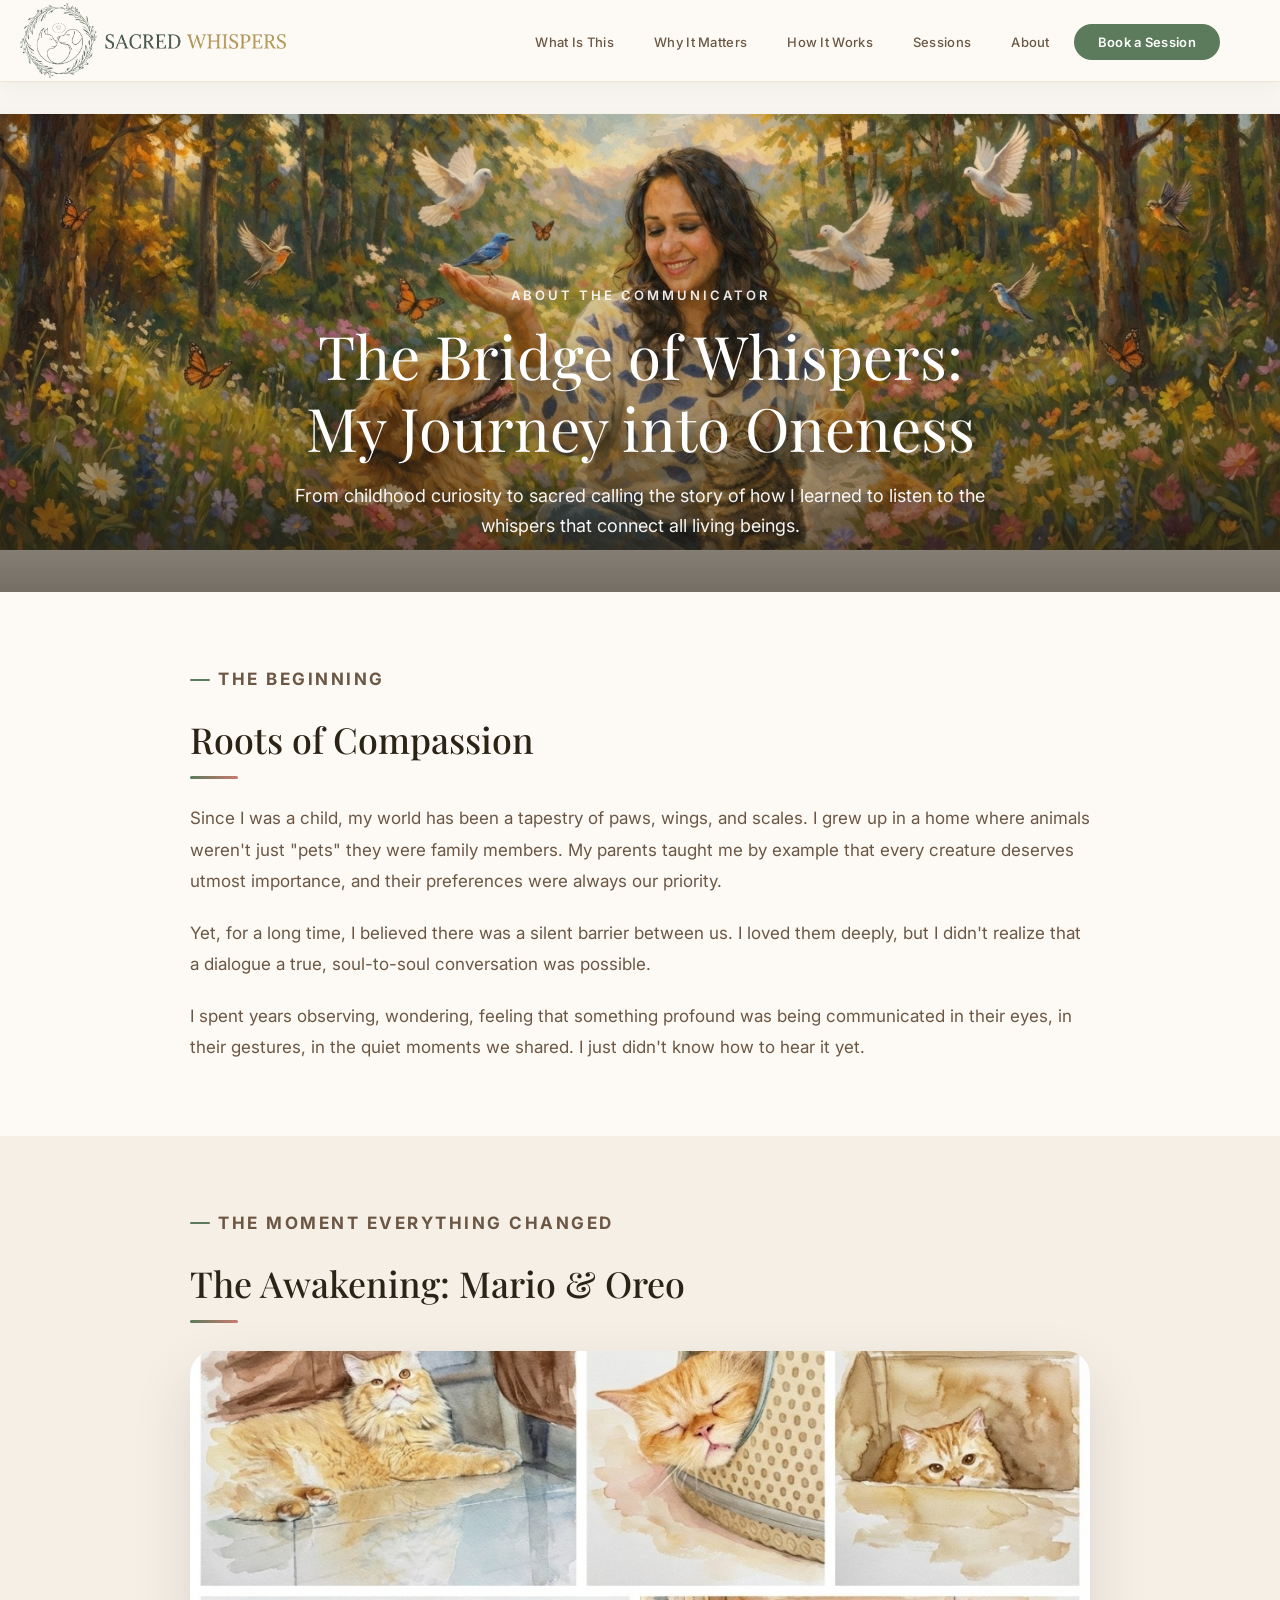
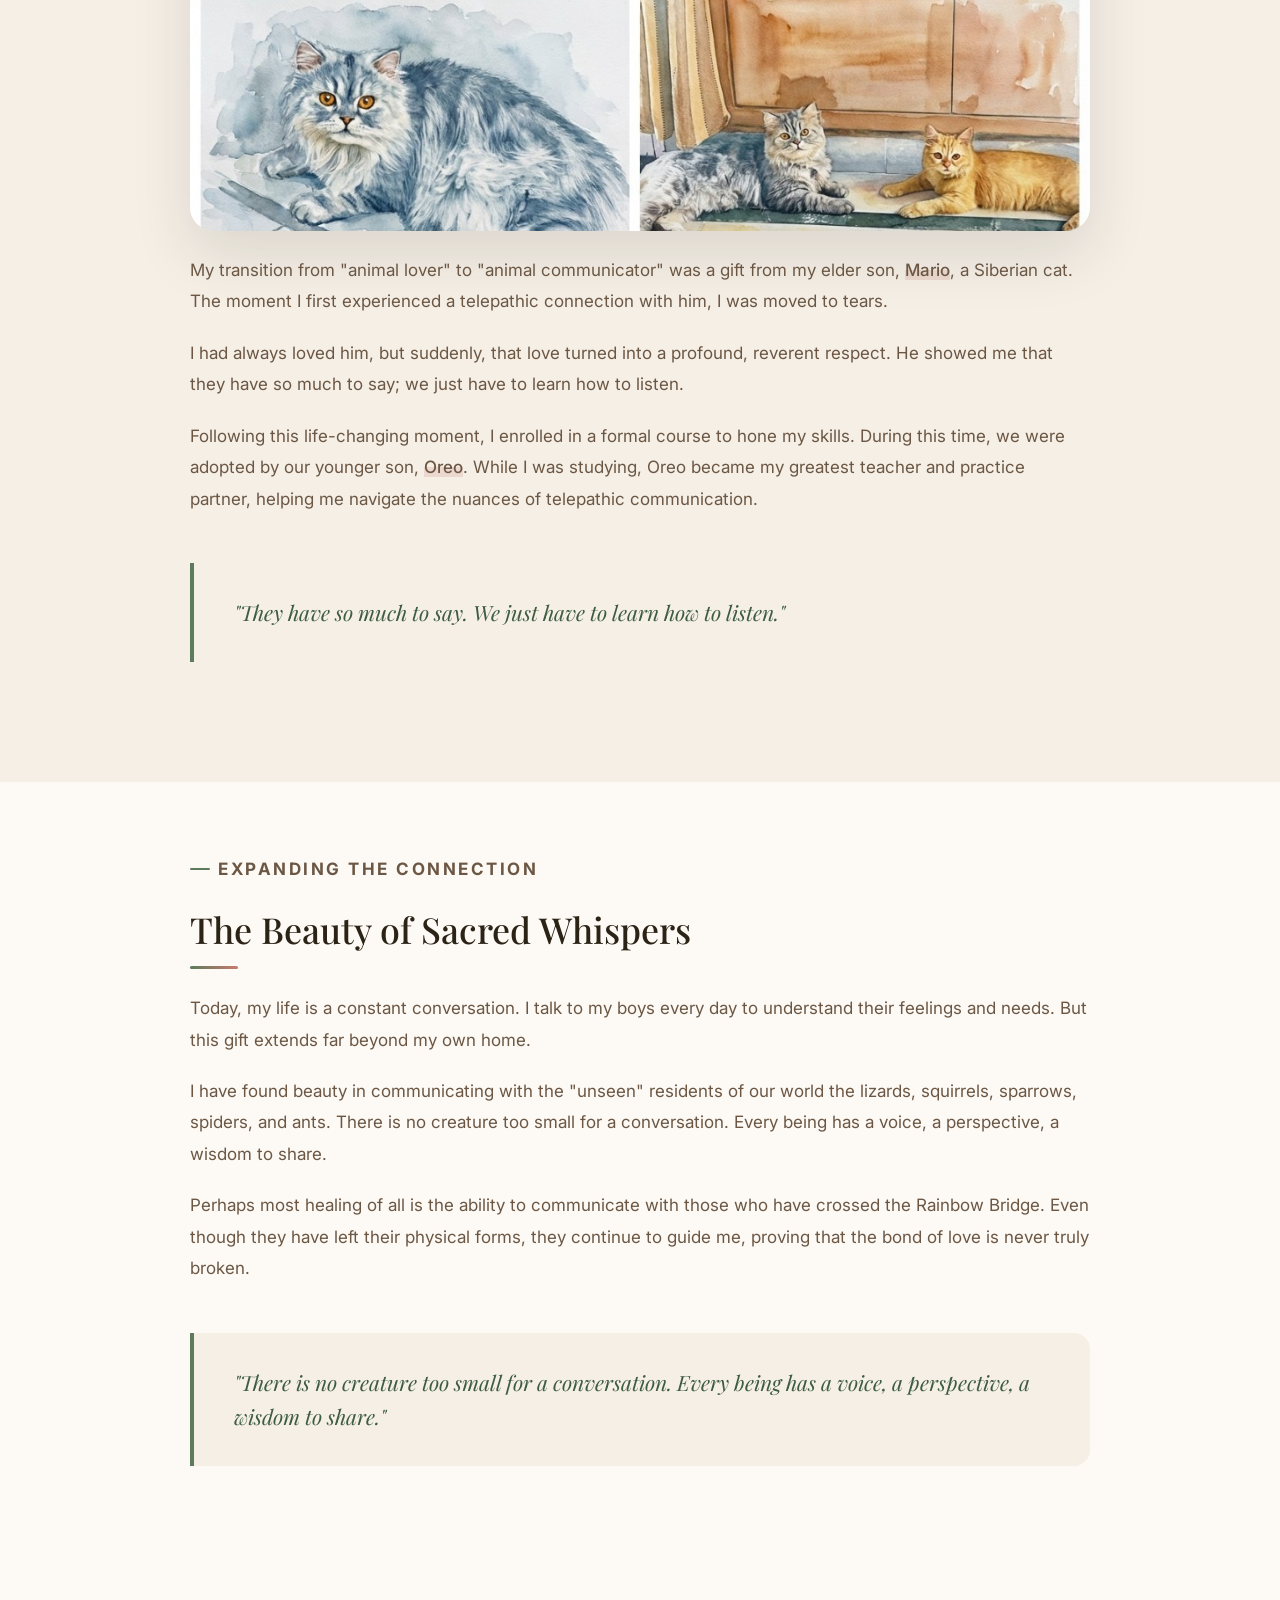
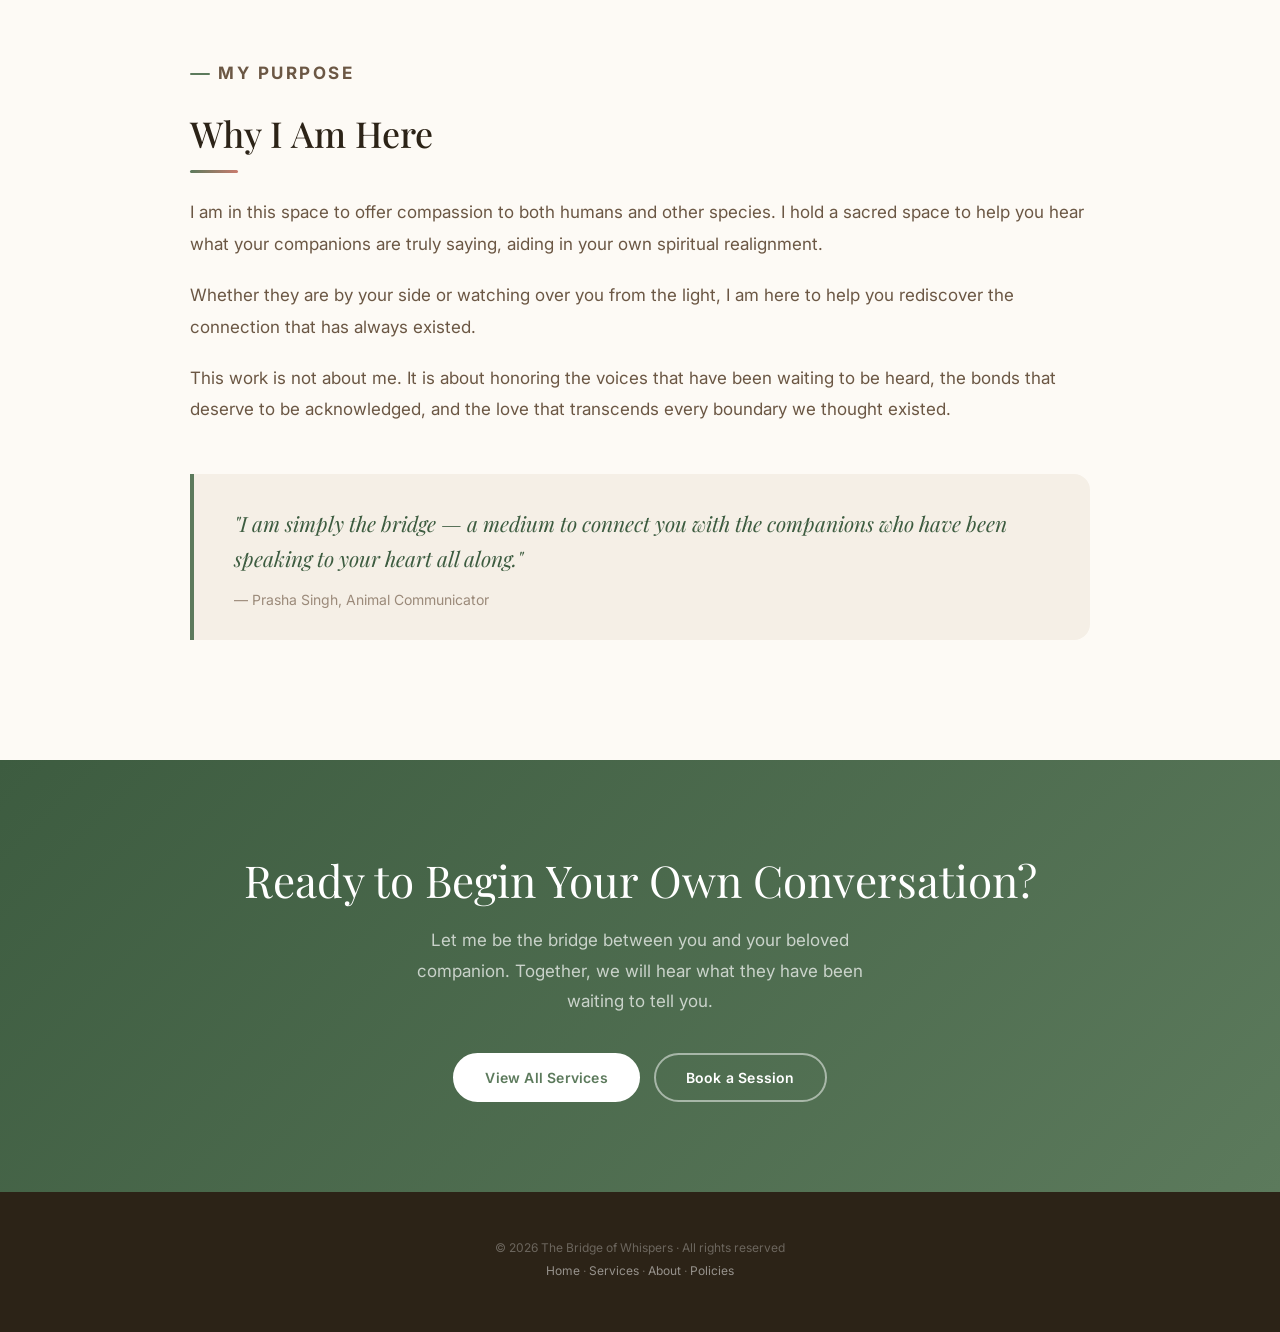
<file: about.html>
<!DOCTYPE html>
<html lang="en">
<head>
<meta charset="UTF-8">
<meta name="viewport" content="width=device-width, initial-scale=1.0">
<title>About Prasha Singh · Bridge of Whispers</title>
<link rel="preconnect" href="https://fonts.googleapis.com">
<link href="https://fonts.googleapis.com/css2?family=Playfair+Display:ital,wght@0,400;0,500;1,400;1,500&family=Inter:wght@300;400;500;600&display=swap" rel="stylesheet">
<style>
/* ─── GLOBAL RESET ─── */
*,*::before,*::after{box-sizing:border-box;margin:0;padding:0}
html{scroll-behavior:smooth;font-size:16px}
body{font-family:'Inter',system-ui,sans-serif;background:#FDFAF5;color:#2C2317;-webkit-font-smoothing:antialiased;overflow-x:hidden}
img{display:block;max-width:100%;height:auto}
a{color:inherit;text-decoration:none}
button{font-family:inherit;cursor:pointer;border:none;outline:none}
ul{list-style:none}

#prog{position:fixed;top:0;left:0;height:3px;width:0%;background:linear-gradient(to right,#5C7A5C,#C97B6E);z-index:9999;transition:width .05s}

/* ══════════════════════════════════════════
   NAV
══════════════════════════════════════════ */
.nav{
  position:fixed;top:0;left:0;right:0;z-index:1000;
  display:flex;align-items:center;justify-content:space-between;
  padding:0 60px 0 20px;height:82px;
  background:rgba(253,250,245,0.96);
  backdrop-filter:blur(12px);
  border-bottom:1px solid #EDE4D6;
  box-shadow:0 2px 20px rgba(44,35,23,0.08);
}
.nav-logo{display:flex;align-items:center;gap:14px;transition:opacity .2s}
.nav-logo:hover{opacity:.9}
/* .nav-logo img{height:56px;width:auto;min-width:56px;object-fit:contain;object-position:left center;flex-shrink:0} */


.nav-logo img{
  height:76px;width:auto;min-width:56px;
  object-fit:contain;object-position:left center;
  flex-shrink:0;
}

.nav-logo .logo-text{font-family:'Playfair Display',serif;font-size:20px;font-weight:500;letter-spacing:1.2px;color:#2C2317;line-height:1.2}
.nav-links{display:flex;align-items:center;gap:8px}
.nav-links a{
  padding:8px 16px;font-size:13px;font-weight:500;letter-spacing:.3px;
  color:#6B5744;border-radius:6px;transition:background .2s,color .2s;
}
.nav-links a:hover{background:#F0EBE2;color:#2C2317}
.nav-cta{
  padding:10px 24px !important;
  background:#5C7A5C !important;color:#fff !important;
  border-radius:50px !important;font-weight:600 !important;
  transition:background .2s,transform .2s,box-shadow .2s !important;
}
.nav-cta:hover{background:#4A6A4A !important;transform:translateY(-1px) !important;box-shadow:0 6px 20px rgba(92,122,92,.35) !important}
.hamburger{display:none;flex-direction:column;gap:5px;cursor:pointer;padding:8px;background:none;border:none}
.hamburger span{display:block;width:22px;height:2px;background:#2C2317;border-radius:2px;transition:.3s}

/* ══════════════════════════════════════════
   BUTTONS
══════════════════════════════════════════ */
.btn{
  display:inline-flex;align-items:center;gap:8px;
  padding:14px 30px;font-size:14px;font-weight:600;
  border-radius:50px;border:2px solid transparent;
  transition:all .25s;cursor:pointer;letter-spacing:.2px;
}
.btn-primary{background:#5C7A5C;color:#fff;border-color:#5C7A5C}
.btn-primary:hover{background:#4A6A4A;border-color:#4A6A4A;transform:translateY(-2px);box-shadow:0 8px 24px rgba(92,122,92,.35)}
.btn-secondary{background:transparent;color:#5C7A5C;border-color:#5C7A5C}
.btn-secondary:hover{background:#5C7A5C;color:#fff;transform:translateY(-2px)}

/* ══════════════════════════════════════════
   HERO (AURA-SCAN STYLE)
══════════════════════════════════════════ */
.page-hero{
  margin-top:72px;
  position:relative;
  height:520px;
  display:flex;
  align-items:center;
  justify-content:center;
  overflow:hidden;
  background:transparent;
}
.page-hero img{
  height:125%;
  width:auto;
  max-width:110%;
  object-fit:contain;
  display:block;
  margin:0 auto;
}
.page-hero::before{
  content:'';
  position:absolute;
  inset:0;
  background:linear-gradient(
    to top,
    rgba(44,35,23,.65) 0%,
    rgba(44,35,23,.2) 50%,
    transparent 100%
  );
  pointer-events:none;
}
.page-hero-inner{
  position:absolute;
  bottom:50px;
  left:50%;
  transform:translateX(-50%);
  max-width:900px;
  width:100%;
  padding:0 24px;
  text-align:center;
  z-index:2;
  color:#fff;
}
.page-hero-subtitle{
  font-size:13px;font-weight:600;letter-spacing:3px;text-transform:uppercase;
  margin-bottom:16px;opacity:.9;
}
.page-hero-title{
  font-family:'Playfair Display',serif;
  font-size:clamp(36px,5vw,60px);
  font-weight:400;line-height:1.2;
  margin-bottom:18px;text-shadow:0 4px 20px rgba(0,0,0,.3);
}
.page-hero-desc{
  font-size:18px;line-height:1.7;
  max-width:720px;margin:0 auto;
  opacity:.95;text-shadow:0 2px 10px rgba(0,0,0,.2);
}

/* ══════════════════════════════════════════
   ABOUT SECTIONS (AURA-SCAN FORMAT)
══════════════════════════════════════════ */
.service-section{padding:72px 24px;background:#FDFAF5}
.service-section.alt-bg{background:#F5EFE6}
.container{max-width:900px;margin:0 auto}
.section-tag{
  display:inline-flex;align-items:center;gap:8px;
  font-size:11px;font-weight:700;letter-spacing:2.5px;text-transform:uppercase;
  color:#5C7A5C;margin-bottom:16px;
}
.section-tag::before{content:'';display:block;width:20px;height:2px;background:#5C7A5C;border-radius:2px}
.service-section h2{
  font-family:'Playfair Display',serif;font-size:clamp(26px,2.8vw,36px);
  font-weight:500;color:#2C2317;margin-bottom:24px;
  position:relative;padding-bottom:16px;
}
.service-section h2::after{
  content:'';position:absolute;bottom:0;left:0;
  width:48px;height:3px;background:linear-gradient(90deg,#5C7A5C,#C97B6E);
  border-radius:2px;
}
.service-section p{
  font-size:17px;line-height:1.85;color:#6B5744;margin-bottom:20px;
}
.service-section p:last-of-type{margin-bottom:0}
.service-image{
  width:100%;max-height:480px;object-fit:cover;
  border-radius:24px;margin:28px 0 24px;
  box-shadow:0 24px 60px rgba(44,35,23,.12);
}

/* Quote blocks */
.quote-block{
  margin:48px 0;padding:32px 40px;
  background:#F5EFE6;border-left:4px solid#5C7A5C;
  border-radius:0 16px 16px 0;
}
.quote-block p{
  font-family:'Playfair Display',serif;
  font-size:21px;font-style:italic;line-height:1.65;
  color:#3D5C40;margin:0;
}
.quote-block cite{
  display:block;font-style:normal;font-size:14px;
  color:#9B8A7A;margin-top:16px;font-family:'Inter',sans-serif;
}

/* Highlight text */
.highlight{
  background:linear-gradient(to bottom, transparent 50%, rgba(201,123,110,0.2) 50%);
  font-weight:500;
}

/* Mentors section */
.mentors{
  display:flex;gap:32px;margin-top:40px;
  padding-top:40px;border-top:1px solid #EDE4D6;
}
.mentor{
  flex:1;text-align:center;
  padding:24px;border-radius:16px;
  background:#fff;border:1px solid #EDE4D6;
  transition:transform .3s,box-shadow .3s;
}
.mentor:hover{transform:translateY(-4px);box-shadow:0 12px 40px rgba(44,35,23,.09)}
.mentor-icon{font-size:32px;margin-bottom:12px}
.mentor h4{
  font-family:'Playfair Display',serif;
  font-size:19px;font-weight:500;color:#2C2317;margin-bottom:6px;
}
.mentor p{font-size:13px;color:#9B8A7A}

/* ══════════════════════════════════════════
   CTA SECTION
══════════════════════════════════════════ */
.cta-section{
  background:linear-gradient(135deg,#3D5C40 0%,#5C7A5C 100%);
  padding:90px 60px;text-align:center;
}
.cta-section h2{
  font-family:'Playfair Display',serif;font-size:clamp(28px,3.5vw,44px);
  font-weight:400;color:#fff;margin-bottom:16px;
}
.cta-section p{font-size:17px;color:rgba(255,255,255,.7);max-width:500px;margin:0 auto 36px;line-height:1.8}
.cta-btns{display:flex;gap:14px;justify-content:center;flex-wrap:wrap}
.btn-white{background:#fff;color:#5C7A5C;border-color:#fff}
.btn-white:hover{background:rgba(255,255,255,.9);transform:translateY(-2px)}

/* ══════════════════════════════════════════
   FOOTER
══════════════════════════════════════════ */
footer{background:#2C2317;padding:48px 60px;text-align:center}
footer p{font-size:12px;color:rgba(255,255,255,.3);margin-bottom:6px}
footer a{color:rgba(255,255,255,.5);transition:color .2s}
footer a:hover{color:#fff}

/* ══════════════════════════════════════════
   RESPONSIVE
══════════════════════════════════════════ */
@media(max-width:1024px){
  .mentors{flex-direction:column}
}
@media(max-width:900px){
  .nav{padding:0 24px}
  .nav-links{display:none}
  .hamburger{display:flex}
  .page-hero{min-height:38vh;height:auto;padding:24px 20px 36px}
  .page-hero img{height:auto;max-height:50vh}
  .service-section{padding:56px 20px}
  .cta-section{padding:72px 32px}
  footer{padding:36px 32px}
}
@media(max-width:640px){
  .page-hero-title{font-size:32px}
  .page-hero-desc{font-size:16px}
  .quote-block{padding:24px;margin:32px 0}
  .quote-block p{font-size:18px}
}
.nav-links.mobile-open{
  display:flex;flex-direction:column;position:fixed;
  top:72px;left:0;right:0;bottom:0;
  background:rgba(253,250,245,0.97);backdrop-filter:blur(16px);
  align-items:center;justify-content:center;gap:28px;z-index:999;
}
.nav-links.mobile-open a{font-size:20px;padding:10px 20px}

/* ══════════════════════════════════════════
   REVEAL ANIMATIONS
══════════════════════════════════════════ */
.r{opacity:0;transform:translateY(24px);transition:opacity .7s ease,transform .7s ease}
.r.show{opacity:1;transform:none}
</style>
</head>
<body>

<div id="prog"></div>

<!-- ══ NAV ══ -->
<nav class="nav">
  <!-- <a href="index.html" class="nav-logo">
    <img src="assets/logo.png" alt="Sacred Whispers — Animal Telepathic Communication">
    <span class="logo-text">Sacred Whispers</span>
  </a> -->
  <a href="index.html" class="nav-logo">
    <img src="assets/logo6.png" alt="Sacred Whispers — Animal Telepathic Communication">
    <!-- <span class="logo-text">Sacred Whispers</span> -->
  </a>
  <ul class="nav-links" id="navLinks">
    <li><a href="index.html#what">What Is This</a></li>
    <li><a href="index.html#why">Why It Matters</a></li>
    <li><a href="index.html#how">How It Works</a></li>
    <li><a href="index.html#sessions">Sessions</a></li>
    <li><a href="about.html">About</a></li>
    <li><a href="index.html#book" class="nav-cta">Book a Session</a></li>
  </ul>
  <button class="hamburger" id="menuBtn" aria-label="Open menu">
    <span></span><span></span><span></span>
  </button>
</nav>

<!-- ══ HERO ══ -->
<section class="page-hero" aria-label="About Prasha Singh">
  <img src="assets/aboutsection.png" alt="Prasha Singh with animals">
  <div class="page-hero-inner">
    <p class="page-hero-subtitle">About the Communicator</p>
    <h1 class="page-hero-title">The Bridge of Whispers:<br>My Journey into Oneness</h1>
    <p class="page-hero-desc">
      From childhood curiosity to sacred calling the story of how I learned to listen to the whispers that connect all living beings.
    </p>
  </div>
</section>

<!-- ══ ROOTS OF COMPASSION ══ -->
<section class="service-section">
  <div class="container">
    <p class="section-tag r">The Beginning</p>
    <h2 class="r">Roots of Compassion</h2>
    <p class="r">Since I was a child, my world has been a tapestry of paws, wings, and scales. I grew up in a home where animals weren't just "pets" they were family members. My parents taught me by example that every creature deserves utmost importance, and their preferences were always our priority.</p>
    <p class="r">Yet, for a long time, I believed there was a silent barrier between us. I loved them deeply, but I didn't realize that a dialogue a true, soul-to-soul conversation was possible.</p>
    <p class="r">I spent years observing, wondering, feeling that something profound was being communicated in their eyes, in their gestures, in the quiet moments we shared. I just didn't know how to hear it yet.</p>
  </div>
</section>

<!-- ══ THE AWAKENING ══ -->
<section class="service-section alt-bg">
  <div class="container">
    <p class="section-tag r">The Moment Everything Changed</p>
    <h2 class="r">The Awakening: Mario & Oreo</h2>
    <img class="service-image r" src="assets/image4.png" alt="Mario and Oreo - Siberian cats">
    <p class="r">My transition from "animal lover" to "animal communicator" was a gift from my elder son, <span class="highlight">Mario</span>, a Siberian cat. The moment I first experienced a telepathic connection with him, I was moved to tears.</p>
    <p class="r">I had always loved him, but suddenly, that love turned into a profound, reverent respect. He showed me that they have so much to say; we just have to learn how to listen.</p>
    <p class="r">Following this life-changing moment, I enrolled in a formal course to hone my skills. During this time, we were adopted by our younger son, <span class="highlight">Oreo</span>. While I was studying, Oreo became my greatest teacher and practice partner, helping me navigate the nuances of telepathic communication.</p>
    <div class="quote-block r">
      <p>"They have so much to say. We just have to learn how to listen."</p>
    </div>
  </div>
</section>

<!-- ══ BEAUTY OF SACRED WHISPERS ══ -->
<section class="service-section">
  <div class="container">
    <p class="section-tag r">Expanding the Connection</p>
    <h2 class="r">The Beauty of Sacred Whispers</h2>
    <p class="r">Today, my life is a constant conversation. I talk to my boys every day to understand their feelings and needs. But this gift extends far beyond my own home.</p>
    <p class="r">I have found beauty in communicating with the "unseen" residents of our world the lizards, squirrels, sparrows, spiders, and ants. There is no creature too small for a conversation. Every being has a voice, a perspective, a wisdom to share.</p>
    <p class="r">Perhaps most healing of all is the ability to communicate with those who have crossed the Rainbow Bridge. Even though they have left their physical forms, they continue to guide me, proving that the bond of love is never truly broken.</p>
    <div class="quote-block r">
      <p>"There is no creature too small for a conversation. Every being has a voice, a perspective, a wisdom to share."</p>
    </div>
  </div>
</section>

<!-- ══ SPIRITUAL REALIGNMENT ══ -->
<!-- <section class="service-section alt-bg">
  <div class="container">
    <p class="section-tag r">The Path Revealed</p>
    <h2 class="r">A Spiritual Realignment</h2>
    <p class="r">This journey was more than just learning a skill; it was a <span class="highlight">soul awakening</span>. It led me to the realization of Oneness — the eternal truth that we are all connected.</p>
    <p class="r">Guided by my mentors, <strong>Akshaya Kawle</strong> and <strong>Aleesha Aggarwal Goyal</strong>, I learned to refine my skills in interspecies and landscape communication. They taught me not just the technique, but the reverence, the ethics, and the spiritual depth required to hold this sacred space.</p>
    <p class="r">I soon realized that this gift is not mine to "own." It is a divine flow. I am simply <span class="highlight">the bridge</span> — a medium to connect humans with animals, plants, and the very land we walk upon.</p>
    <div class="mentors r">
      <div class="mentor">
        <div class="mentor-icon">🌿</div>
        <h4>Akshaya Kawle</h4>
        <p>Mentor · Celtic Learning Solutions</p>
      </div>
      <div class="mentor">
        <div class="mentor-icon">✨</div>
        <h4>Aleesha Aggarwal Goyal</h4>
        <p>Mentor · Mystic Purple</p>
      </div>
    </div>
  </div>
</section> -->

<!-- ══ WHY I AM HERE ══ -->
<section class="service-section">
  <div class="container">
    <p class="section-tag r">My Purpose</p>
    <h2 class="r">Why I Am Here</h2>
    <p class="r">I am in this space to offer compassion to both humans and other species. I hold a sacred space to help you hear what your companions are truly saying, aiding in your own spiritual realignment.</p>
    <p class="r">Whether they are by your side or watching over you from the light, I am here to help you rediscover the connection that has always existed.</p>
    <p class="r">This work is not about me. It is about honoring the voices that have been waiting to be heard, the bonds that deserve to be acknowledged, and the love that transcends every boundary we thought existed.</p>
    <div class="quote-block r">
      <p>"I am simply the bridge — a medium to connect you with the companions who have been speaking to your heart all along."</p>
      <cite>— Prasha Singh, Animal Communicator</cite>
    </div>
  </div>
</section>

<!-- ══ CTA ══ -->
<section class="cta-section">
  <h2>Ready to Begin Your Own Conversation?</h2>
  <p>Let me be the bridge between you and your beloved companion. Together, we will hear what they have been waiting to tell you.</p>
  <div class="cta-btns">
    <a href="index.html#sessions" class="btn btn-white">View All Services</a>
    <a href="index.html#book" class="btn" style="background:transparent;color:#fff;border-color:rgba(255,255,255,.5)">Book a Session</a>
  </div>
</section>

<!-- ══ FOOTER ══ -->
<footer>
  <p>© 2026 The Bridge of Whispers · All rights reserved</p>
  <p style="margin-top:8px">
    <a href="index.html">Home</a> · 
    <a href="index.html#sessions">Services</a> · 
    <a href="about.html">About</a> · 
    <a href="policies.html">Policies</a>
  </p>
</footer>

<script>
(function(){
  // Scroll progress
  const prog = document.getElementById('prog');
  window.addEventListener('scroll', function(){
    var pct = window.scrollY / (document.documentElement.scrollHeight - window.innerHeight) * 100;
    prog.style.width = pct + '%';
  }, {passive:true});

  // Mobile menu
  var menuBtn = document.getElementById('menuBtn');
  var navLinks = document.getElementById('navLinks');
  menuBtn.addEventListener('click', function(){
    var open = navLinks.classList.toggle('mobile-open');
    document.body.style.overflow = open ? 'hidden' : '';
    menuBtn.children[0].style.transform = open ? 'rotate(45deg) translate(5px,5px)' : '';
    menuBtn.children[1].style.opacity = open ? '0' : '1';
    menuBtn.children[2].style.transform = open ? 'rotate(-45deg) translate(5px,-5px)' : '';
  });
  navLinks.querySelectorAll('a').forEach(function(a){
    a.addEventListener('click', function(){
      navLinks.classList.remove('mobile-open');
      document.body.style.overflow = '';
      menuBtn.children[0].style.transform = '';
      menuBtn.children[1].style.opacity = '1';
      menuBtn.children[2].style.transform = '';
    });
  });

  // Reveal on scroll
  var revealEls = document.querySelectorAll('.r');
  var obs = new IntersectionObserver(function(entries){
    entries.forEach(function(e){
      if(e.isIntersecting){ e.target.classList.add('show'); obs.unobserve(e.target); }
    });
  }, {threshold:0.1, rootMargin:'0px 0px -32px 0px'});
  revealEls.forEach(function(el){ obs.observe(el); });
})();
</script>
</body>
</html>
</file>
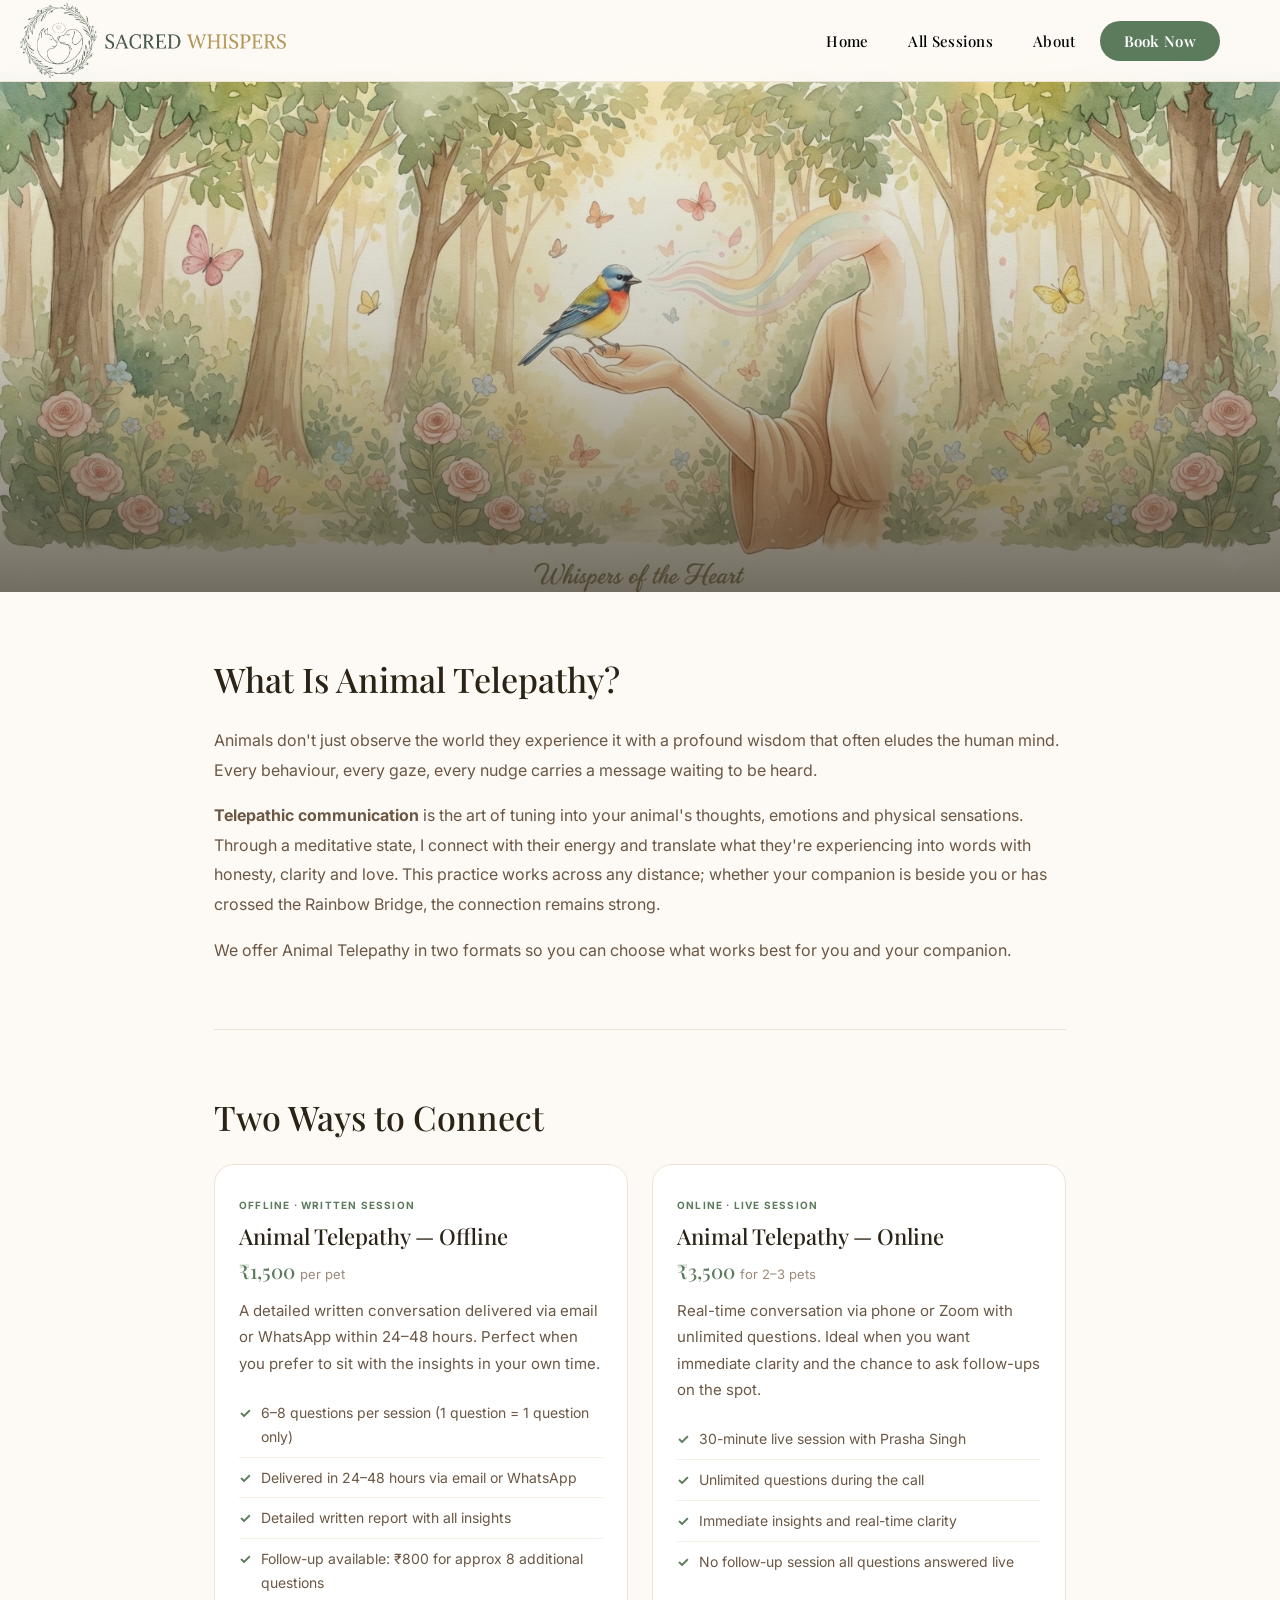
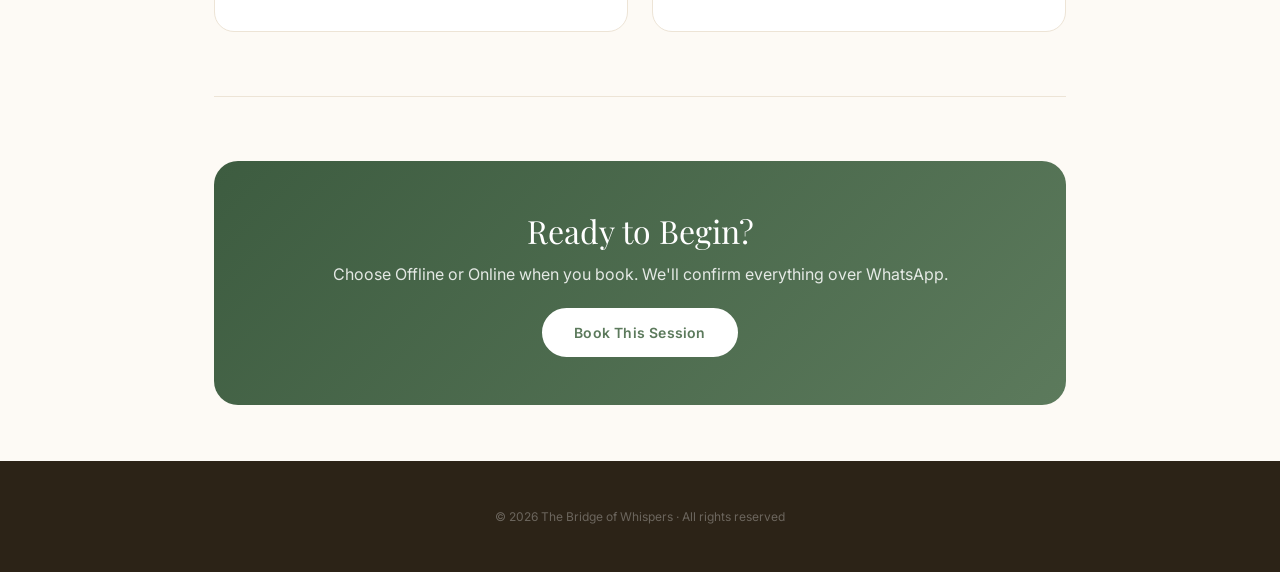
<file: animal-telepathy.html>
<!-- <!DOCTYPE html>
<html lang="en">
<head>
<meta charset="UTF-8">
<meta name="viewport" content="width=device-width, initial-scale=1.0">
<title>Animal Telepathy · Bridge of Whispers</title>
<link rel="preconnect" href="https://fonts.googleapis.com">
<link href="https://fonts.googleapis.com/css2?family=Playfair+Display:ital,wght@0,400;0,500;1,400;1,500&family=Inter:wght@300;400;500;600&display=swap" rel="stylesheet">
<style>
/* ─── GLOBAL RESET ─── */
*,*::before,*::after{box-sizing:border-box;margin:0;padding:0}
html{scroll-behavior:smooth;font-size:16px}
body{font-family:'Inter',system-ui,sans-serif;background:#FDFAF5;color:#2C2317;-webkit-font-smoothing:antialiased;overflow-x:hidden}
img{display:block;max-width:100%;height:auto}
a{color:inherit;text-decoration:none}
button{font-family:inherit;cursor:pointer;border:none;outline:none}
ul{list-style:none}

.nav{
  position:fixed;top:0;left:0;right:0;z-index:1000;
  display:flex;align-items:center;justify-content:space-between;
  padding:0 60px;height:72px;
  background:rgba(253,250,245,0.96);
  backdrop-filter:blur(12px);
  border-bottom:1px solid #EDE4D6;
  box-shadow:0 2px 20px rgba(44,35,23,0.08);
}
.nav-logo{display:flex;align-items:center;gap:14px;transition:opacity .2s}
.nav-logo:hover{opacity:.9}
.nav-logo img{height:56px;width:auto;min-width:56px;object-fit:contain;object-position:left center;flex-shrink:0}
.nav-logo .logo-text{font-family:'Playfair Display',serif;font-size:20px;font-weight:500;letter-spacing:1.2px;color:#2C2317;line-height:1.2}
.nav-links{display:flex;align-items:center;gap:8px}
.nav-links a{
  padding:8px 16px;font-size:13px;font-weight:500;letter-spacing:.3px;
  color:#6B5744;border-radius:6px;transition:background .2s,color .2s;
}
.nav-links a:hover{background:#F0EBE2;color:#2C2317}
.nav-cta{
  padding:10px 24px !important;
  background:#5C7A5C !important;color:#fff !important;
  border-radius:50px !important;font-weight:600 !important;
  transition:background .2s,transform .2s,box-shadow .2s !important;
}
.nav-cta:hover{background:#4A6A4A !important;transform:translateY(-1px) !important;box-shadow:0 6px 20px rgba(92,122,92,.35) !important}
.hamburger{display:none;flex-direction:column;gap:5px;cursor:pointer;padding:8px;background:none;border:none}
.hamburger span{display:block;width:22px;height:2px;background:#2C2317;border-radius:2px;transition:.3s}

.btn{
  display:inline-flex;align-items:center;gap:8px;
  padding:14px 30px;font-size:14px;font-weight:600;
  border-radius:50px;border:2px solid transparent;
  transition:all .25s;cursor:pointer;letter-spacing:.2px;
}
.btn-primary{background:#5C7A5C;color:#fff;border-color:#5C7A5C}
.btn-primary:hover{background:#4A6A4A;border-color:#4A6A4A;transform:translateY(-2px);box-shadow:0 8px 24px rgba(92,122,92,.35)}
.btn-secondary{background:transparent;color:#5C7A5C;border-color:#5C7A5C}
.btn-secondary:hover{background:#5C7A5C;color:#fff;transform:translateY(-2px)}

/* Hero: starts below fixed header, image fully visible, no crop, no stretch on scroll */
.page-hero{
  margin-top:72px; /* entire hero sits below header so image is never hidden */
  min-height:42vh;padding-top:32px;padding-bottom:48px;padding-left:24px;padding-right:24px;
  background-color:#E8E4DC; /* soft fill for letterboxing if any */
  background-image:url('assets/imageanimaltelepathyheader.png');
  background-size:contain;background-position:center center;background-repeat:no-repeat;
  background-attachment:scroll; /* prevents stretch/parallax on scroll */
  position:relative;
  display:flex;align-items:flex-end;justify-content:center;
  overflow:hidden;
}
.page-hero::before{
  content:'';position:absolute;inset:0;
  background:linear-gradient(to top, rgba(44,35,23,.7) 0%, rgba(44,35,23,.15) 50%, transparent 100%);
  pointer-events:none;
}
.page-hero-inner{
  position:relative;z-index:2;
  max-width:900px;width:100%;
  text-align:center;
}
.page-hero h1{
  font-family:'Playfair Display',serif;font-size:clamp(32px,4vw,48px);
  font-weight:400;color:#fff;margin-bottom:12px;
  text-shadow:0 2px 20px rgba(0,0,0,.25);
}
.page-hero-desc{
  font-size:17px;line-height:1.6;color:rgba(255,255,255,.92);
  max-width:620px;margin:0 auto 24px;
  text-shadow:0 1px 12px rgba(0,0,0,.2);
}
.page-hero .btn{margin:4px 6px}
.page-hero .btn-secondary{background:transparent;color:#fff;border-color:rgba(255,255,255,.8)}
.page-hero .btn-secondary:hover{background:rgba(255,255,255,.15);color:#fff;border-color:#fff}
.page-hero .btn-primary{background:#fff;color:#5C7A5C;border-color:#fff}
.page-hero .btn-primary:hover{background:rgba(255,255,255,.92);color:#4A6A4A;border-color:#fff}

/* Main content: single column, clear sections */
.service-content{background:#FDFAF5;padding:0}
.service-wrap{max-width:900px;margin:0 auto;padding:0 24px}
.content-block{
  padding:64px 0;
  border-bottom:1px solid #EDE4D6;
}
.content-block:last-of-type{border-bottom:none}
.content-block h2{
  font-family:'Playfair Display',serif;font-size:clamp(26px,2.8vw,34px);
  font-weight:500;color:#2C2317;margin-bottom:24px;
}
.content-block p{
  font-size:16px;line-height:1.85;color:#6B5744;margin-bottom:16px;
}
.content-block p:last-child{margin-bottom:0}
.content-block ul{margin:20px 0 0;padding:0;list-style:none}
.content-block ul li{
  font-size:16px;line-height:1.8;color:#6B5744;
  padding:10px 0 10px 28px;position:relative;
  border-bottom:1px solid #EDE4D6;
}
.content-block ul li:last-child{border-bottom:none}
.content-block ul li::before{
  content:'✓';position:absolute;left:0;
  color:#5C7A5C;font-weight:700;font-size:16px;
}

/* Two options: side-by-side on large screens */
.type-cards{display:grid;grid-template-columns:1fr 1fr;gap:24px;margin-top:24px}
.type-card{
  background:#fff;border-radius:20px;padding:28px 24px;
  border:1px solid #EDE4D6;
  transition:box-shadow .25s;
}
.type-card:hover{box-shadow:0 12px 40px rgba(44,35,23,.08)}
.type-card h3{
  font-family:'Playfair Display',serif;font-size:22px;
  font-weight:500;color:#2C2317;margin-bottom:6px;
}
.type-card .type-badge{
  display:inline-block;font-size:10px;font-weight:700;letter-spacing:1.2px;
  text-transform:uppercase;color:#5C7A5C;margin-bottom:10px;
}
.type-card .type-price{
  font-family:'Playfair Display',serif;font-size:20px;
  font-weight:500;color:#5C7A5C;margin-bottom:14px;
}
.type-card .type-price small{font-size:13px;font-weight:400;color:#9B8A7A;font-family:'Inter',sans-serif}
.type-card p{font-size:15px;line-height:1.75;color:#6B5744;margin-bottom:16px}
.type-card ul{margin:0;padding:0;list-style:none}
.type-card ul li{
  font-size:14px;line-height:1.7;color:#6B5744;
  padding:8px 0 8px 22px;position:relative;
  border-bottom:1px solid #F5EFE6;
}
.type-card ul li:last-child{border-bottom:none}
.type-card ul li::before{
  content:'✓';position:absolute;left:0;color:#5C7A5C;font-weight:700;font-size:14px;
}

.cta-box{
  background:linear-gradient(135deg, #3D5C40 0%, #5C7A5C 100%);
  border-radius:24px;padding:48px 40px;text-align:center;margin:64px 0 56px;
}
.cta-box h3{
  font-family:'Playfair Display',serif;font-size:clamp(26px,2.5vw,32px);
  font-weight:400;color:#fff;margin-bottom:12px;
}
.cta-box p{font-size:16px;color:rgba(255,255,255,.85);margin-bottom:24px}
.cta-box .btn-primary{background:#fff;color:#5C7A5C;border-color:#fff}
.cta-box .btn-primary:hover{background:rgba(255,255,255,.9)}

footer{background:#2C2317;padding:48px 60px;text-align:center}
footer p{font-size:12px;color:rgba(255,255,255,.3)}

@media(max-width:900px){
  .nav{padding:0 24px}
  .nav-links{display:none}
  .hamburger{display:flex}
  .page-hero{min-height:38vh;padding:24px 20px 36px}
  .type-cards{grid-template-columns:1fr}
  .content-block{padding:48px 0}
  .service-wrap{padding:0 20px}
  footer{padding:36px 24px}
}
.nav-links.mobile-open{
  display:flex;flex-direction:column;position:fixed;
  top:72px;left:0;right:0;bottom:0;
  background:rgba(253,250,245,0.97);backdrop-filter:blur(16px);
  align-items:center;justify-content:center;gap:28px;z-index:999;
}
.nav-links.mobile-open a{font-size:20px;padding:10px 20px}
</style>
</head>
<body>

<nav class="nav" id="nav">
  <a href="index.html" class="nav-logo">
    <img src="assets/logo.png" alt="Sacred Whispers — Animal Telepathic Communication">
    <span class="logo-text">Sacred Whispers</span>
  </a>
  <ul class="nav-links" id="navLinks">
    <li><a href="index.html">Home</a></li>
    <li><a href="index.html#sessions">All Sessions</a></li>
    <li><a href="index.html#about">About</a></li>
    <li><a href="index.html?service=animal-telepathy#book" class="nav-cta">Book Now</a></li>
  </ul>
  <button class="hamburger" id="menuBtn" aria-label="Open menu">
    <span></span><span></span><span></span>
  </button>
</nav>

<section class="page-hero" aria-label="Animal Telepathy">
  <div class="page-hero-inner">
    <h1>Animal Telepathy</h1>
    <p class="page-hero-desc">
      Hear what your animal companions are thinking and feeling. Choose the format that suits you best — a detailed written report (Offline) or a live conversation (Online).
    </p>
    <a href="index.html#sessions" class="btn btn-secondary">← Back to All Offerings</a>
    <a href="index.html?service=animal-telepathy#book" class="btn btn-primary">Book This Session</a>
  </div>
</section>

<section class="service-content">
  <div class="service-wrap">
    <div class="content-block">
      <h2>What Is Animal Telepathy?</h2>
      <p>Animals don't just observe the world — they experience it with a profound wisdom that often eludes the human mind. Every behaviour, every gaze, every nudge carries a message waiting to be heard.</p>
      <p><strong>Telepathic communication</strong> is the art of tuning into your animal's thoughts, emotions and physical sensations. Through a meditative state, I connect with their energy and translate what they're experiencing into words — with honesty, clarity and love. This practice works across any distance; whether your companion is beside you or has crossed the Rainbow Bridge, the connection remains strong.</p>
      <p>We offer Animal Telepathy in two formats so you can choose what works best for you and your companion.</p>
    </div>

    <div class="content-block">
      <h2>Two Ways to Connect</h2>
      <div class="type-cards">
        <div class="type-card">
          <span class="type-badge">Offline · Written Session</span>
          <h3>Animal Telepathy — Offline</h3>
          <div class="type-price">₹1,500 <small>per pet</small></div>
          <p>A detailed written conversation delivered via email or WhatsApp within 24–48 hours. Perfect when you prefer to sit with the insights in your own time.</p>
          <ul>
            <li>6–8 questions per session (1 question = 1 question only)</li>
            <li>Delivered in 24–48 hours via email or WhatsApp</li>
            <li>Detailed written report with all insights</li>
            <li>Follow-up available: ₹800 for approx 8 additional questions</li>
          </ul>
        </div>
        <div class="type-card">
          <span class="type-badge">Online · Live Session</span>
          <h3>Animal Telepathy — Online</h3>
          <div class="type-price">₹3,500 <small>for 2–3 pets</small></div>
          <p>Real-time conversation via phone or Zoom with unlimited questions. Ideal when you want immediate clarity and the chance to ask follow-ups on the spot.</p>
          <ul>
            <li>30-minute live session with Prasha Singh</li>
            <li>Unlimited questions during the call</li>
            <li>Immediate insights and real-time clarity</li>
            <li>No follow-up session — all questions answered live</li>
          </ul>
        </div>
      </div>
    </div>

    <div class="cta-box">
      <h3>Ready to Begin?</h3>
      <p>Choose Offline or Online when you book. We'll confirm everything over WhatsApp.</p>
      <a href="index.html?service=animal-telepathy#book" class="btn btn-primary">Book This Session</a>
    </div>
  </div>
</section>

<footer>
  <p>© 2026 The Bridge of Whispers · All rights reserved</p>
</footer>

<script>
(function(){
  var menuBtn = document.getElementById('menuBtn');
  var navLinks = document.getElementById('navLinks');
  if (menuBtn && navLinks) {
    menuBtn.addEventListener('click', function(){
      var open = navLinks.classList.toggle('mobile-open');
      document.body.style.overflow = open ? 'hidden' : '';
      menuBtn.children[0].style.transform = open ? 'rotate(45deg) translate(5px,5px)' : '';
      menuBtn.children[1].style.opacity = open ? '0' : '1';
      menuBtn.children[2].style.transform = open ? 'rotate(-45deg) translate(5px,-5px)' : '';
    });
    navLinks.querySelectorAll('a').forEach(function(a){
      a.addEventListener('click', function(){
        navLinks.classList.remove('mobile-open');
        document.body.style.overflow = '';
        if (menuBtn.children[0]) menuBtn.children[0].style.transform = '';
        if (menuBtn.children[1]) menuBtn.children[1].style.opacity = '1';
        if (menuBtn.children[2]) menuBtn.children[2].style.transform = '';
      });
    });
  }
})();
</script>
</body>
</html>
 -->

 <!DOCTYPE html>
<html lang="en">
<head>
<meta charset="UTF-8">
<meta name="viewport" content="width=device-width, initial-scale=1.0">
<title>Animal Telepathy · Bridge of Whispers</title>
<link rel="preconnect" href="https://fonts.googleapis.com">
<link href="https://fonts.googleapis.com/css2?family=Playfair+Display:ital,wght@0,400;0,500;1,400;1,500&family=Inter:wght@300;400;500;600&display=swap" rel="stylesheet">
<style>
/* ─── GLOBAL RESET ─── */
*,*::before,*::after{box-sizing:border-box;margin:0;padding:0}
html{scroll-behavior:smooth;font-size:16px}
body{font-family:'Inter',system-ui,sans-serif;background:#FDFAF5;color:#2C2317;-webkit-font-smoothing:antialiased;overflow-x:hidden}
img{display:block;max-width:100%;height:auto}
a{color:inherit;text-decoration:none}
button{font-family:inherit;cursor:pointer;border:none;outline:none}
ul{list-style:none}

/* .nav{
  position:fixed;top:0;left:0;right:0;z-index:1000;
  display:flex;align-items:center;justify-content:space-between;
  padding:0 60px;height:72px;
  background:rgba(253,250,245,0.96);
  backdrop-filter:blur(12px);
  border-bottom:1px solid #EDE4D6;
  box-shadow:0 2px 20px rgba(44,35,23,0.08);
} */

.nav{
 position:fixed;top:0;left:0;right:0;z-index:1000;
 display:flex;align-items:center;justify-content:space-between;
 padding:0 60px 0 20px;height:82px;
 background:rgba(253,250,245,0.96);
 backdrop-filter:blur(12px);
 border-bottom:1px solid #EDE4D6;
 transition:box-shadow .3s;
 font-family:'Playfair Display', serif;
}

.nav-logo{display:flex;align-items:center;gap:14px;transition:opacity .2s}
.nav-logo:hover{opacity:.9}
/* .nav-logo img{height:56px;width:auto;min-width:56px;object-fit:contain;object-position:left center;flex-shrink:0} */

.nav-logo img{
  height:76px;width:auto;min-width:56px;
  object-fit:contain;object-position:left center;
  flex-shrink:0;

}
.nav-logo .logo-text{font-family:'Playfair Display',serif;font-size:20px;font-weight:500;letter-spacing:1.2px;color:#2C2317;line-height:1.2}
.nav-links{display:flex;align-items:center;gap:8px}
.nav-links a{
  padding:8px 16px;font-size:15px;font-weight:500;letter-spacing:.3px;
  color:black;border-radius:6px;transition:background .2s,color .2s;
}
.nav-links a:hover{background:#F0EBE2;color:#2C2317}
.nav-cta{
  padding:10px 24px !important;
  background:#5C7A5C !important;color:#fff !important;
  border-radius:50px !important;font-weight:600 !important;
  transition:background .2s,transform .2s,box-shadow .2s !important;
}
.nav-cta:hover{background:#4A6A4A !important;transform:translateY(-1px) !important;box-shadow:0 6px 20px rgba(92,122,92,.35) !important}
.hamburger{display:none;flex-direction:column;gap:5px;cursor:pointer;padding:8px;background:none;border:none}
.hamburger span{display:block;width:22px;height:2px;background:#2C2317;border-radius:2px;transition:.3s}

.btn{
  display:inline-flex;align-items:center;gap:8px;
  padding:14px 30px;font-size:14px;font-weight:600;
  border-radius:50px;border:2px solid transparent;
  transition:all .25s;cursor:pointer;letter-spacing:.2px;
}
.btn-primary{background:#5C7A5C;color:#fff;border-color:#5C7A5C}
.btn-primary:hover{background:#4A6A4A;border-color:#4A6A4A;transform:translateY(-2px);box-shadow:0 8px 24px rgba(92,122,92,.35)}
.btn-secondary{background:transparent;color:#5C7A5C;border-color:#5C7A5C}
.btn-secondary:hover{background:#5C7A5C;color:#fff;transform:translateY(-2px)}

/* Hero: starts below fixed header, image fully visible, no crop, no stretch on scroll */
/* ─── HERO PERFECT FIT ─── */
.page-hero{
  margin-top:72px;
  position:relative;
  height:520px; /* same nice height you liked */
  display:flex;
  align-items:center;
  justify-content:center;
  overflow:hidden;
  background:transparent; /* remove cream fill */
}

.page-hero img{
  height:125%;
  width:auto;
  max-width:100%;
  object-fit:contain;
  display:block;
  margin:0 auto;
}

.page-hero::before{
  content:'';
  position:absolute;
  inset:0;
  background:linear-gradient(
    to top,
    rgba(44,35,23,.65) 0%,
    rgba(44,35,23,.2) 50%,
    transparent 100%
  );
  pointer-events:none;
}

.page-hero-inner{
  position:absolute;
  bottom:50px;
  left:50%;
  transform:translateX(-50%);
  max-width:900px;
  width:100%;
  padding:0 24px;
  text-align:center;
  z-index:2;
}


.page-hero .btn{margin:4px 6px}
.page-hero .btn-secondary{background:transparent;color:#fff;border-color:rgba(255,255,255,.8)}
.page-hero .btn-secondary:hover{background:rgba(255,255,255,.15);color:#fff;border-color:#fff}
.page-hero .btn-primary{background:#fff;color:#5C7A5C;border-color:#fff}
.page-hero .btn-primary:hover{background:rgba(255,255,255,.92);color:#4A6A4A;border-color:#fff}

/* Main content: single column, clear sections */
.service-content{background:#FDFAF5;padding:0}
.service-wrap{max-width:900px;margin:0 auto;padding:0 24px}
.content-block{
  padding:64px 0;
  border-bottom:1px solid #EDE4D6;
}
.content-block:last-of-type{border-bottom:none}
.content-block h2{
  font-family:'Playfair Display',serif;font-size:clamp(26px,2.8vw,34px);
  font-weight:500;color:#2C2317;margin-bottom:24px;
}
.content-block p{
  font-size:16px;line-height:1.85;color:#6B5744;margin-bottom:16px;
}
.content-block p:last-child{margin-bottom:0}
.content-block ul{margin:20px 0 0;padding:0;list-style:none}
.content-block ul li{
  font-size:16px;line-height:1.8;color:#6B5744;
  padding:10px 0 10px 28px;position:relative;
  border-bottom:1px solid #EDE4D6;
}
.content-block ul li:last-child{border-bottom:none}
.content-block ul li::before{
  content:'✓';position:absolute;left:0;
  color:#5C7A5C;font-weight:700;font-size:16px;
}

/* Two options: side-by-side on large screens */
.type-cards{display:grid;grid-template-columns:1fr 1fr;gap:24px;margin-top:24px}
.type-card{
  background:#fff;border-radius:20px;padding:28px 24px;
  border:1px solid #EDE4D6;
  transition:box-shadow .25s;
}
.type-card:hover{box-shadow:0 12px 40px rgba(44,35,23,.08)}
.type-card h3{
  font-family:'Playfair Display',serif;font-size:22px;
  font-weight:500;color:#2C2317;margin-bottom:6px;
}
.type-card .type-badge{
  display:inline-block;font-size:10px;font-weight:700;letter-spacing:1.2px;
  text-transform:uppercase;color:#5C7A5C;margin-bottom:10px;
}
.type-card .type-price{
  font-family:'Playfair Display',serif;font-size:20px;
  font-weight:500;color:#5C7A5C;margin-bottom:14px;
}
.type-card .type-price small{font-size:13px;font-weight:400;color:#9B8A7A;font-family:'Inter',sans-serif}
.type-card p{font-size:15px;line-height:1.75;color:#6B5744;margin-bottom:16px}
.type-card ul{margin:0;padding:0;list-style:none}
.type-card ul li{
  font-size:14px;line-height:1.7;color:#6B5744;
  padding:8px 0 8px 22px;position:relative;
  border-bottom:1px solid #F5EFE6;
}
.type-card ul li:last-child{border-bottom:none}
.type-card ul li::before{
  content:'✓';position:absolute;left:0;color:#5C7A5C;font-weight:700;font-size:14px;
}

.cta-box{
  background:linear-gradient(135deg, #3D5C40 0%, #5C7A5C 100%);
  border-radius:24px;padding:48px 40px;text-align:center;margin:64px 0 56px;
}
.cta-box h3{
  font-family:'Playfair Display',serif;font-size:clamp(26px,2.5vw,32px);
  font-weight:400;color:#fff;margin-bottom:12px;
}
.cta-box p{font-size:16px;color:rgba(255,255,255,.85);margin-bottom:24px}
.cta-box .btn-primary{background:#fff;color:#5C7A5C;border-color:#fff}
.cta-box .btn-primary:hover{background:rgba(255,255,255,.9)}

footer{background:#2C2317;padding:48px 60px;text-align:center}
footer p{font-size:12px;color:rgba(255,255,255,.3)}

@media(max-width:900px){
  .nav{padding:0 24px}
  .nav-links{display:none}
  .hamburger{display:flex}
  .page-hero{min-height:38vh;padding:24px 20px 36px}
  .type-cards{grid-template-columns:1fr}
  .content-block{padding:48px 0}
  .service-wrap{padding:0 20px}
  footer{padding:36px 24px}
}
.nav-links.mobile-open{
  display:flex;flex-direction:column;position:fixed;
  top:72px;left:0;right:0;bottom:0;
  background:rgba(253,250,245,0.97);backdrop-filter:blur(16px);
  align-items:center;justify-content:center;gap:28px;z-index:999;
}
.nav-links.mobile-open a{font-size:20px;padding:10px 20px}
</style>
</head>
<body>

<nav class="nav" id="nav">
  <a href="index.html" class="nav-logo">
    <img src="assets/logo6.png" alt="Sacred Whispers — Animal Telepathic Communication">
    <!-- <span class="logo-text">Sacred Whispers</span> -->
  </a>
  <ul class="nav-links" id="navLinks">
    <li><a href="index.html">Home</a></li>
    <li><a href="index.html#sessions">All Sessions</a></li>
    <li><a href="index.html#about">About</a></li>
    <!-- <li><a href="index.html?service=animal-telepathy#book" class="nav-cta">Book Now</a></li> -->
    <a href="#" class="nav-cta open-modal">Book Now</a>

  </ul>
  <button class="hamburger" id="menuBtn" aria-label="Open menu">
    <span></span><span></span><span></span>
  </button>
</nav>

<section class="page-hero" aria-label="Animal Telepathy">

  <img src="assets/imageanimaltelepathyheader.png" 
       alt="Animal Telepathy Header Image">

  <!-- <div class="page-hero-inner">
    <h1>Animal Telepathy</h1>
    <p class="page-hero-desc">
      Hear what your animal companions are thinking and feeling. Choose the format that suits you best — a detailed written report (Offline) or a live conversation (Online).
    </p>
    <a href="index.html#sessions" class="btn btn-secondary">← Back to All Offerings</a>
    <a href="index.html?service=animal-telepathy#book" class="btn btn-primary">Book This Session</a>
  </div> -->

</section>

<section class="service-content">
  <div class="service-wrap">
    <div class="content-block">
      <h2>What Is Animal Telepathy?</h2>
      <p>Animals don't just observe the world they experience it with a profound wisdom that often eludes the human mind. Every behaviour, every gaze, every nudge carries a message waiting to be heard.</p>
      <p><strong>Telepathic communication</strong> is the art of tuning into your animal's thoughts, emotions and physical sensations. Through a meditative state, I connect with their energy and translate what they're experiencing into words with honesty, clarity and love. This practice works across any distance; whether your companion is beside you or has crossed the Rainbow Bridge, the connection remains strong.</p>
      <p>We offer Animal Telepathy in two formats so you can choose what works best for you and your companion.</p>
    </div>

    <div class="content-block">
      <h2>Two Ways to Connect</h2>
      <div class="type-cards">
        <div class="type-card">
          <span class="type-badge">Offline · Written Session</span>
          <h3>Animal Telepathy — Offline</h3>
          <div class="type-price">₹1,500 <small>per pet</small></div>
          <p>A detailed written conversation delivered via email or WhatsApp within 24–48 hours. Perfect when you prefer to sit with the insights in your own time.</p>
          <ul>
            <li>6–8 questions per session (1 question = 1 question only)</li>
            <li>Delivered in 24–48 hours via email or WhatsApp</li>
            <li>Detailed written report with all insights</li>
            <li>Follow-up available: ₹800 for approx 8 additional questions</li>
          </ul>
        </div>
        <div class="type-card">
          <span class="type-badge">Online · Live Session</span>
          <h3>Animal Telepathy — Online</h3>
          <div class="type-price">₹3,500 <small>for 2–3 pets</small></div>
          <p>Real-time conversation via phone or Zoom with unlimited questions. Ideal when you want immediate clarity and the chance to ask follow-ups on the spot.</p>
          <ul>
            <li>30-minute live session with Prasha Singh</li>
            <li>Unlimited questions during the call</li>
            <li>Immediate insights and real-time clarity</li>
            <li>No follow-up session all questions answered live</li>
          </ul>
        </div>
      </div>
    </div>

    <div class="cta-box">
      <h3>Ready to Begin?</h3>
      <p>Choose Offline or Online when you book. We'll confirm everything over WhatsApp.</p>
      <a href="index.html?service=animal-telepathy#book" class="btn btn-primary">Book This Session</a>
    </div>
  </div>
</section>

<footer>
  <p>© 2026 The Bridge of Whispers · All rights reserved</p>
</footer>

<script>


(function(){
  var menuBtn = document.getElementById('menuBtn');
  var navLinks = document.getElementById('navLinks');
  if (menuBtn && navLinks) {
    menuBtn.addEventListener('click', function(){
      var open = navLinks.classList.toggle('mobile-open');
      document.body.style.overflow = open ? 'hidden' : '';
      menuBtn.children[0].style.transform = open ? 'rotate(45deg) translate(5px,5px)' : '';
      menuBtn.children[1].style.opacity = open ? '0' : '1';
      menuBtn.children[2].style.transform = open ? 'rotate(-45deg) translate(5px,-5px)' : '';
    });
    navLinks.querySelectorAll('a').forEach(function(a){
      a.addEventListener('click', function(){
        navLinks.classList.remove('mobile-open');
        document.body.style.overflow = '';
        if (menuBtn.children[0]) menuBtn.children[0].style.transform = '';
        if (menuBtn.children[1]) menuBtn.children[1].style.opacity = '1';
        if (menuBtn.children[2]) menuBtn.children[2].style.transform = '';
      });
    });
  }

    // IMPORTANT: Only target BUTTONS, not anchor navigation links
document.querySelectorAll('.open-modal').forEach(btn => {
 btn.addEventListener('click', function(){
  console.log("Book clicked");
  document.getElementById('overlay').classList.add('open');
  console.log("Fading in sound");
   fadeInSound();
 });
});
})();
</script>













<!-- // for dialog -->
<!-- <div class="overlay" id="overlay">
  <div class="modal" role="dialog" aria-modal="true" aria-labelledby="modal-title">
  <div class="modal-stripe"></div>
  <button class="modal-close" id="modalClose" aria-label="Close">✕</button>
  <div class="modal-inner">
  <div id="formView">
  <h2 id="modal-title">Book a Session</h2>
  <p class="sub">Fill in the form and I'll reach out on WhatsApp to confirm everything.</p>
  <form id="bookForm" method="POST">
  <div class="fg">
  <label>Service *</label>
  <select name="service" required id="serviceSelect">
  <option value="">Please select a service…</option>
  <option>Animal Telepathy — Offline (₹1,500 per pet)</option>
  <option>Animal Telepathy — Online (₹3,500 for 2-3 pets)</option>
  <option>Aura Scan for Animals (₹1,000)</option>
  <option>Chakra Scan & Healing (₹1,000)</option>
  <option>White Light Healing (₹1,000)</option>
  <option>Landscape Communication (₹1,000)</option>
  <option>Deceased Animal Communication (₹1,000)</option>
  </select>
  </div>
  <div class="frow">
  <div class="fg">
  <label>Your Name *</label>
  <input type="text" name="name" required placeholder="Full name">
  </div>
  <div class="fg">
  <label>Mobile *</label>
  <input type="tel" name="phone" required placeholder="10-digit number" maxlength="10">
  </div>
  </div>
  <div class="fg">
  <label>Email *</label>
  <input type="email" name="email" required placeholder="you@example.com">
  </div>
  <div class="fg">
  <label>Pet's Name & Questions</label>
  <textarea name="message" placeholder="Your pet's name, age, and any questions you have…"></textarea>
  </div>
  <button type="submit" class="submit-btn">Send to Bridge of Whispers →</button>
  </form>
  </div>
  <div class="ty hidden" id="thankView">
  <div class="ty-icon">🌿</div>
  <h3>Thank You, Dear Soul</h3>
  <p>Your message has reached me. I will be in touch on WhatsApp very soon to confirm your session details.</p>
  <p style="font-size:13px;margin-top:6px">Sessions are delivered within 24–48 hours (Offline) or scheduled at a mutually convenient time (Online). Trust the process and allow it to unfold with patience.</p>
  <button class="btn btn-primary" style="margin-top:24px" id="closeThank">Close</button>
  </div>
  </div>
  </div>
 </div>-->
</body>
</html>
</file>
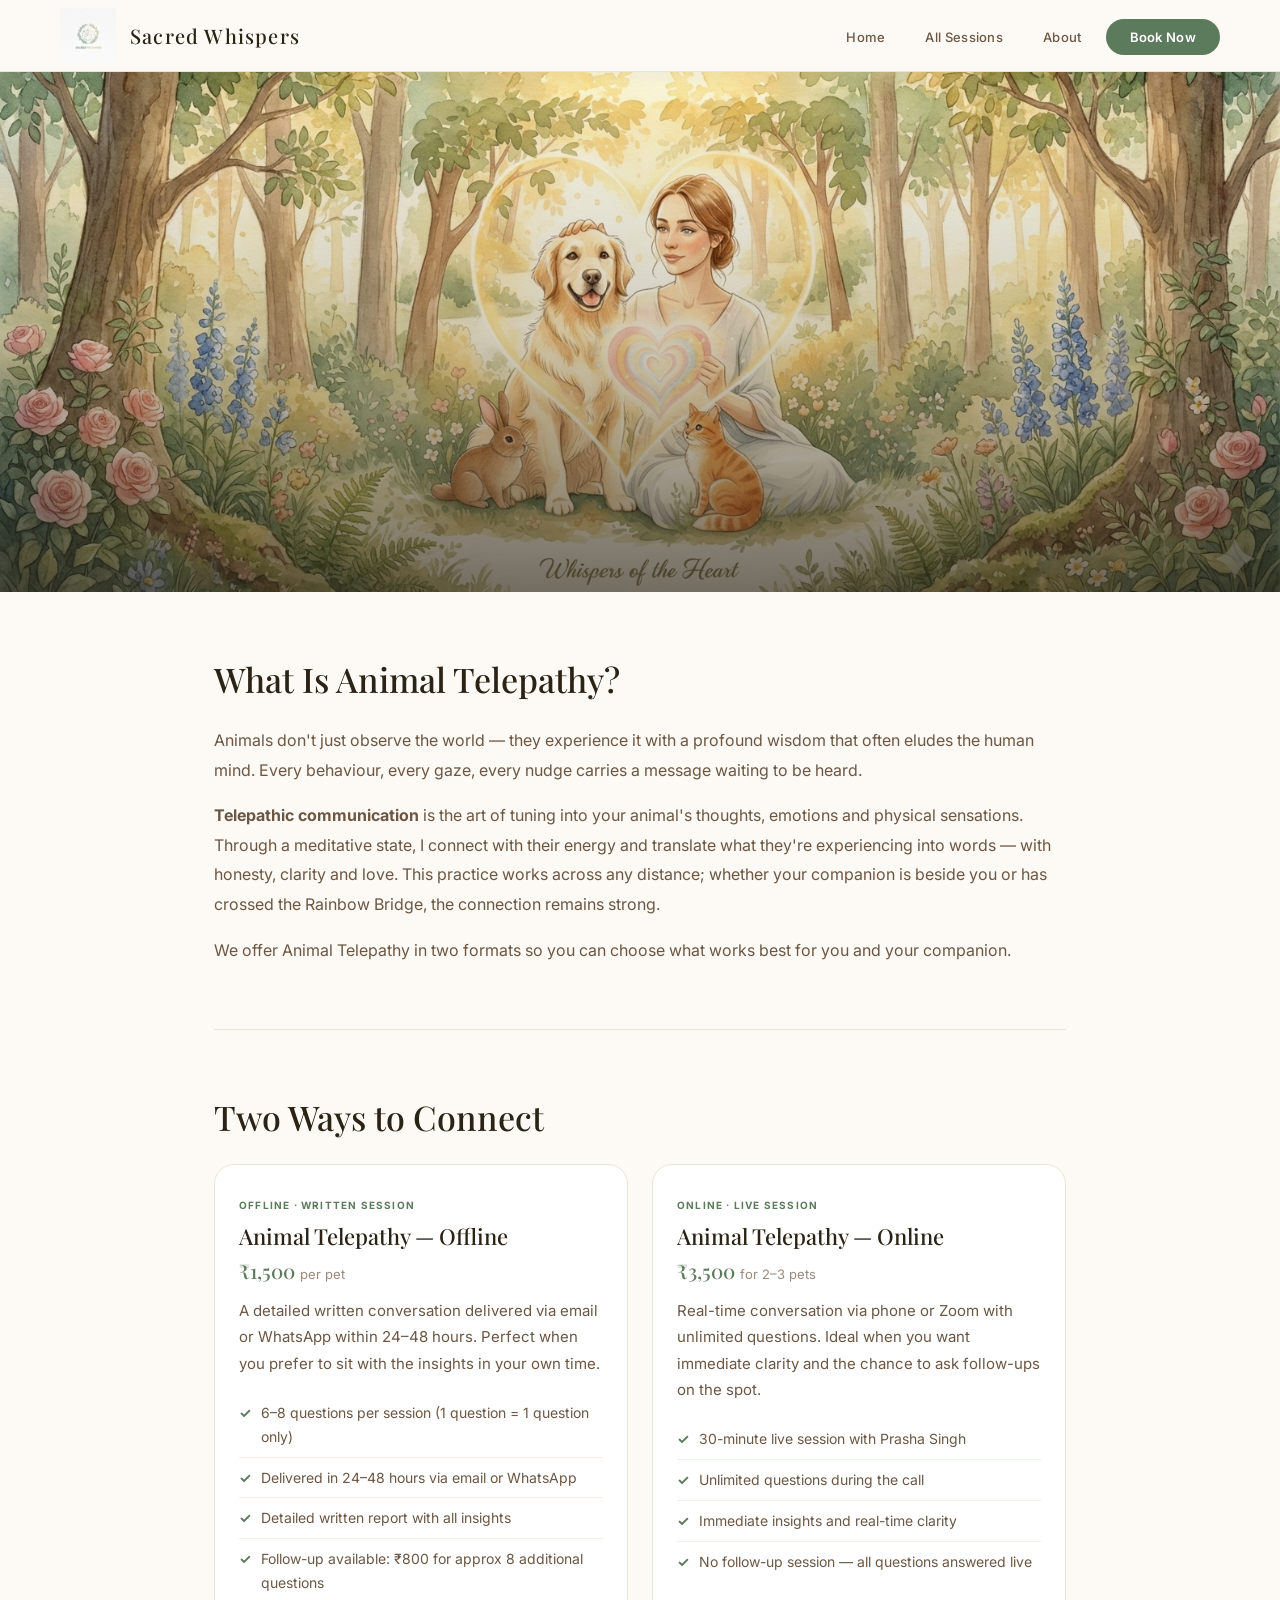
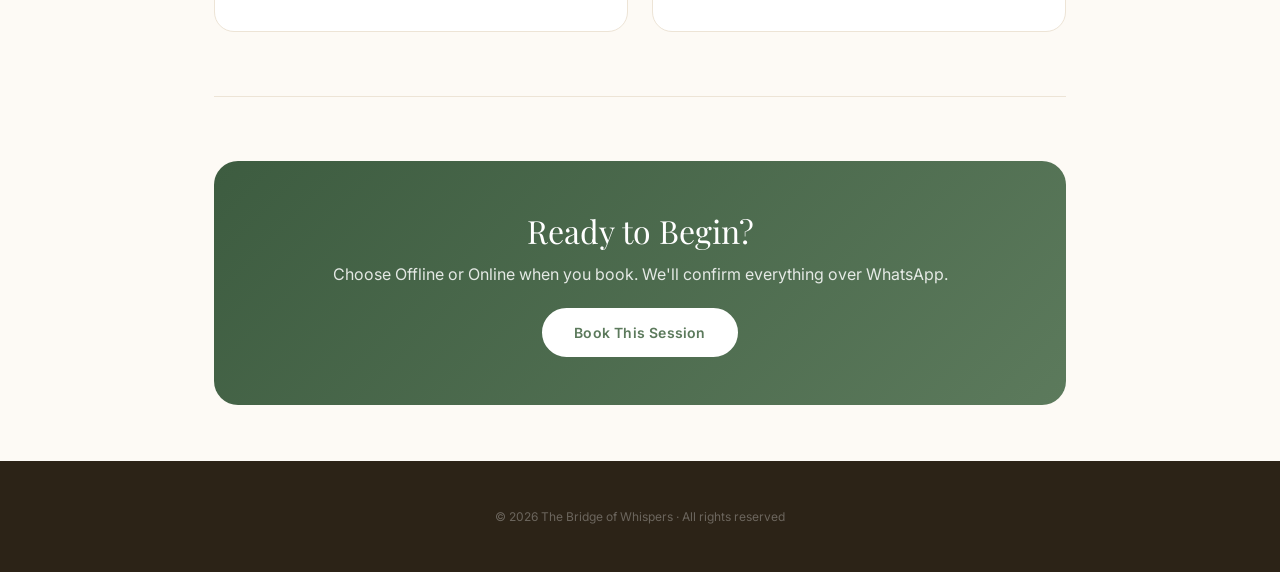
<file: animalaura-scanlike-aura.html>
<!-- <!DOCTYPE html>
<html lang="en">
<head>
<meta charset="UTF-8">
<meta name="viewport" content="width=device-width, initial-scale=1.0">
<title>Animal Telepathy · Bridge of Whispers</title>
<link rel="preconnect" href="https://fonts.googleapis.com">
<link href="https://fonts.googleapis.com/css2?family=Playfair+Display:ital,wght@0,400;0,500;1,400;1,500&family=Inter:wght@300;400;500;600&display=swap" rel="stylesheet">
<style>
/* ─── GLOBAL RESET ─── */
*,*::before,*::after{box-sizing:border-box;margin:0;padding:0}
html{scroll-behavior:smooth;font-size:16px}
body{font-family:'Inter',system-ui,sans-serif;background:#FDFAF5;color:#2C2317;-webkit-font-smoothing:antialiased;overflow-x:hidden}
img{display:block;max-width:100%;height:auto}
a{color:inherit;text-decoration:none}
button{font-family:inherit;cursor:pointer;border:none;outline:none}
ul{list-style:none}

.nav{
  position:fixed;top:0;left:0;right:0;z-index:1000;
  display:flex;align-items:center;justify-content:space-between;
  padding:0 60px;height:72px;
  background:rgba(253,250,245,0.96);
  backdrop-filter:blur(12px);
  border-bottom:1px solid #EDE4D6;
  box-shadow:0 2px 20px rgba(44,35,23,0.08);
}
.nav-logo{display:flex;align-items:center;gap:14px;transition:opacity .2s}
.nav-logo:hover{opacity:.9}
.nav-logo img{height:56px;width:auto;min-width:56px;object-fit:contain;object-position:left center;flex-shrink:0}
.nav-logo .logo-text{font-family:'Playfair Display',serif;font-size:20px;font-weight:500;letter-spacing:1.2px;color:#2C2317;line-height:1.2}
.nav-links{display:flex;align-items:center;gap:8px}
.nav-links a{
  padding:8px 16px;font-size:13px;font-weight:500;letter-spacing:.3px;
  color:#6B5744;border-radius:6px;transition:background .2s,color .2s;
}
.nav-links a:hover{background:#F0EBE2;color:#2C2317}
.nav-cta{
  padding:10px 24px !important;
  background:#5C7A5C !important;color:#fff !important;
  border-radius:50px !important;font-weight:600 !important;
  transition:background .2s,transform .2s,box-shadow .2s !important;
}
.nav-cta:hover{background:#4A6A4A !important;transform:translateY(-1px) !important;box-shadow:0 6px 20px rgba(92,122,92,.35) !important}
.hamburger{display:none;flex-direction:column;gap:5px;cursor:pointer;padding:8px;background:none;border:none}
.hamburger span{display:block;width:22px;height:2px;background:#2C2317;border-radius:2px;transition:.3s}

.btn{
  display:inline-flex;align-items:center;gap:8px;
  padding:14px 30px;font-size:14px;font-weight:600;
  border-radius:50px;border:2px solid transparent;
  transition:all .25s;cursor:pointer;letter-spacing:.2px;
}
.btn-primary{background:#5C7A5C;color:#fff;border-color:#5C7A5C}
.btn-primary:hover{background:#4A6A4A;border-color:#4A6A4A;transform:translateY(-2px);box-shadow:0 8px 24px rgba(92,122,92,.35)}
.btn-secondary{background:transparent;color:#5C7A5C;border-color:#5C7A5C}
.btn-secondary:hover{background:#5C7A5C;color:#fff;transform:translateY(-2px)}

/* Hero: starts below fixed header, image fully visible, no crop, no stretch on scroll */
.page-hero{
  margin-top:72px; /* entire hero sits below header so image is never hidden */
  min-height:42vh;padding-top:32px;padding-bottom:48px;padding-left:24px;padding-right:24px;
  background-color:#E8E4DC; /* soft fill for letterboxing if any */
  background-image:url('assets/imageanimaltelepathyheader.png');
  background-size:contain;background-position:center center;background-repeat:no-repeat;
  background-attachment:scroll; /* prevents stretch/parallax on scroll */
  position:relative;
  display:flex;align-items:flex-end;justify-content:center;
  overflow:hidden;
}
.page-hero::before{
  content:'';position:absolute;inset:0;
  background:linear-gradient(to top, rgba(44,35,23,.7) 0%, rgba(44,35,23,.15) 50%, transparent 100%);
  pointer-events:none;
}
.page-hero-inner{
  position:relative;z-index:2;
  max-width:900px;width:100%;
  text-align:center;
}
.page-hero h1{
  font-family:'Playfair Display',serif;font-size:clamp(32px,4vw,48px);
  font-weight:400;color:#fff;margin-bottom:12px;
  text-shadow:0 2px 20px rgba(0,0,0,.25);
}
.page-hero-desc{
  font-size:17px;line-height:1.6;color:rgba(255,255,255,.92);
  max-width:620px;margin:0 auto 24px;
  text-shadow:0 1px 12px rgba(0,0,0,.2);
}
.page-hero .btn{margin:4px 6px}
.page-hero .btn-secondary{background:transparent;color:#fff;border-color:rgba(255,255,255,.8)}
.page-hero .btn-secondary:hover{background:rgba(255,255,255,.15);color:#fff;border-color:#fff}
.page-hero .btn-primary{background:#fff;color:#5C7A5C;border-color:#fff}
.page-hero .btn-primary:hover{background:rgba(255,255,255,.92);color:#4A6A4A;border-color:#fff}

/* Main content: single column, clear sections */
.service-content{background:#FDFAF5;padding:0}
.service-wrap{max-width:900px;margin:0 auto;padding:0 24px}
.content-block{
  padding:64px 0;
  border-bottom:1px solid #EDE4D6;
}
.content-block:last-of-type{border-bottom:none}
.content-block h2{
  font-family:'Playfair Display',serif;font-size:clamp(26px,2.8vw,34px);
  font-weight:500;color:#2C2317;margin-bottom:24px;
}
.content-block p{
  font-size:16px;line-height:1.85;color:#6B5744;margin-bottom:16px;
}
.content-block p:last-child{margin-bottom:0}
.content-block ul{margin:20px 0 0;padding:0;list-style:none}
.content-block ul li{
  font-size:16px;line-height:1.8;color:#6B5744;
  padding:10px 0 10px 28px;position:relative;
  border-bottom:1px solid #EDE4D6;
}
.content-block ul li:last-child{border-bottom:none}
.content-block ul li::before{
  content:'✓';position:absolute;left:0;
  color:#5C7A5C;font-weight:700;font-size:16px;
}

/* Two options: side-by-side on large screens */
.type-cards{display:grid;grid-template-columns:1fr 1fr;gap:24px;margin-top:24px}
.type-card{
  background:#fff;border-radius:20px;padding:28px 24px;
  border:1px solid #EDE4D6;
  transition:box-shadow .25s;
}
.type-card:hover{box-shadow:0 12px 40px rgba(44,35,23,.08)}
.type-card h3{
  font-family:'Playfair Display',serif;font-size:22px;
  font-weight:500;color:#2C2317;margin-bottom:6px;
}
.type-card .type-badge{
  display:inline-block;font-size:10px;font-weight:700;letter-spacing:1.2px;
  text-transform:uppercase;color:#5C7A5C;margin-bottom:10px;
}
.type-card .type-price{
  font-family:'Playfair Display',serif;font-size:20px;
  font-weight:500;color:#5C7A5C;margin-bottom:14px;
}
.type-card .type-price small{font-size:13px;font-weight:400;color:#9B8A7A;font-family:'Inter',sans-serif}
.type-card p{font-size:15px;line-height:1.75;color:#6B5744;margin-bottom:16px}
.type-card ul{margin:0;padding:0;list-style:none}
.type-card ul li{
  font-size:14px;line-height:1.7;color:#6B5744;
  padding:8px 0 8px 22px;position:relative;
  border-bottom:1px solid #F5EFE6;
}
.type-card ul li:last-child{border-bottom:none}
.type-card ul li::before{
  content:'✓';position:absolute;left:0;color:#5C7A5C;font-weight:700;font-size:14px;
}

.cta-box{
  background:linear-gradient(135deg, #3D5C40 0%, #5C7A5C 100%);
  border-radius:24px;padding:48px 40px;text-align:center;margin:64px 0 56px;
}
.cta-box h3{
  font-family:'Playfair Display',serif;font-size:clamp(26px,2.5vw,32px);
  font-weight:400;color:#fff;margin-bottom:12px;
}
.cta-box p{font-size:16px;color:rgba(255,255,255,.85);margin-bottom:24px}
.cta-box .btn-primary{background:#fff;color:#5C7A5C;border-color:#fff}
.cta-box .btn-primary:hover{background:rgba(255,255,255,.9)}

footer{background:#2C2317;padding:48px 60px;text-align:center}
footer p{font-size:12px;color:rgba(255,255,255,.3)}

@media(max-width:900px){
  .nav{padding:0 24px}
  .nav-links{display:none}
  .hamburger{display:flex}
  .page-hero{min-height:38vh;padding:24px 20px 36px}
  .type-cards{grid-template-columns:1fr}
  .content-block{padding:48px 0}
  .service-wrap{padding:0 20px}
  footer{padding:36px 24px}
}
.nav-links.mobile-open{
  display:flex;flex-direction:column;position:fixed;
  top:72px;left:0;right:0;bottom:0;
  background:rgba(253,250,245,0.97);backdrop-filter:blur(16px);
  align-items:center;justify-content:center;gap:28px;z-index:999;
}
.nav-links.mobile-open a{font-size:20px;padding:10px 20px}
</style>
</head>
<body>

<nav class="nav" id="nav">
  <a href="index.html" class="nav-logo">
    <img src="assets/logo.png" alt="Sacred Whispers — Animal Telepathic Communication">
    <span class="logo-text">Sacred Whispers</span>
  </a>
  <ul class="nav-links" id="navLinks">
    <li><a href="index.html">Home</a></li>
    <li><a href="index.html#sessions">All Sessions</a></li>
    <li><a href="index.html#about">About</a></li>
    <li><a href="index.html?service=animalaura-scanlike-aura#book" class="nav-cta">Book Now</a></li>
  </ul>
  <button class="hamburger" id="menuBtn" aria-label="Open menu">
    <span></span><span></span><span></span>
  </button>
</nav>

<section class="page-hero" aria-label="Animal Telepathy">
  <div class="page-hero-inner">
    <h1>Animal Telepathy</h1>
    <p class="page-hero-desc">
      Hear what your animal companions are thinking and feeling. Choose the format that suits you best — a detailed written report (Offline) or a live conversation (Online).
    </p>
    <a href="index.html#sessions" class="btn btn-secondary">← Back to All Offerings</a>
    <a href="index.html?service=animalaura-scanlike-aura#book" class="btn btn-primary">Book This Session</a>
  </div>
</section>

<section class="service-content">
  <div class="service-wrap">
    <div class="content-block">
      <h2>What Is Animal Telepathy?</h2>
      <p>Animals don't just observe the world — they experience it with a profound wisdom that often eludes the human mind. Every behaviour, every gaze, every nudge carries a message waiting to be heard.</p>
      <p><strong>Telepathic communication</strong> is the art of tuning into your animal's thoughts, emotions and physical sensations. Through a meditative state, I connect with their energy and translate what they're experiencing into words — with honesty, clarity and love. This practice works across any distance; whether your companion is beside you or has crossed the Rainbow Bridge, the connection remains strong.</p>
      <p>We offer Animal Telepathy in two formats so you can choose what works best for you and your companion.</p>
    </div>

    <div class="content-block">
      <h2>Two Ways to Connect</h2>
      <div class="type-cards">
        <div class="type-card">
          <span class="type-badge">Offline · Written Session</span>
          <h3>Animal Telepathy — Offline</h3>
          <div class="type-price">₹1,500 <small>per pet</small></div>
          <p>A detailed written conversation delivered via email or WhatsApp within 24–48 hours. Perfect when you prefer to sit with the insights in your own time.</p>
          <ul>
            <li>6–8 questions per session (1 question = 1 question only)</li>
            <li>Delivered in 24–48 hours via email or WhatsApp</li>
            <li>Detailed written report with all insights</li>
            <li>Follow-up available: ₹800 for approx 8 additional questions</li>
          </ul>
        </div>
        <div class="type-card">
          <span class="type-badge">Online · Live Session</span>
          <h3>Animal Telepathy — Online</h3>
          <div class="type-price">₹3,500 <small>for 2–3 pets</small></div>
          <p>Real-time conversation via phone or Zoom with unlimited questions. Ideal when you want immediate clarity and the chance to ask follow-ups on the spot.</p>
          <ul>
            <li>30-minute live session with Prasha Singh</li>
            <li>Unlimited questions during the call</li>
            <li>Immediate insights and real-time clarity</li>
            <li>No follow-up session — all questions answered live</li>
          </ul>
        </div>
      </div>
    </div>

    <div class="cta-box">
      <h3>Ready to Begin?</h3>
      <p>Choose Offline or Online when you book. We'll confirm everything over WhatsApp.</p>
      <a href="index.html?service=animalaura-scanlike-aura#book" class="btn btn-primary">Book This Session</a>
    </div>
  </div>
</section>

<footer>
  <p>© 2026 The Bridge of Whispers · All rights reserved</p>
</footer>

<script>
(function(){
  var menuBtn = document.getElementById('menuBtn');
  var navLinks = document.getElementById('navLinks');
  if (menuBtn && navLinks) {
    menuBtn.addEventListener('click', function(){
      var open = navLinks.classList.toggle('mobile-open');
      document.body.style.overflow = open ? 'hidden' : '';
      menuBtn.children[0].style.transform = open ? 'rotate(45deg) translate(5px,5px)' : '';
      menuBtn.children[1].style.opacity = open ? '0' : '1';
      menuBtn.children[2].style.transform = open ? 'rotate(-45deg) translate(5px,-5px)' : '';
    });
    navLinks.querySelectorAll('a').forEach(function(a){
      a.addEventListener('click', function(){
        navLinks.classList.remove('mobile-open');
        document.body.style.overflow = '';
        if (menuBtn.children[0]) menuBtn.children[0].style.transform = '';
        if (menuBtn.children[1]) menuBtn.children[1].style.opacity = '1';
        if (menuBtn.children[2]) menuBtn.children[2].style.transform = '';
      });
    });
  }
})();
</script>
</body>
</html>
 -->

 <!DOCTYPE html>
<html lang="en">
<head>
<meta charset="UTF-8">
<meta name="viewport" content="width=device-width, initial-scale=1.0">
<title>Animal Telepathy · Bridge of Whispers</title>
<link rel="preconnect" href="https://fonts.googleapis.com">
<link href="https://fonts.googleapis.com/css2?family=Playfair+Display:ital,wght@0,400;0,500;1,400;1,500&family=Inter:wght@300;400;500;600&display=swap" rel="stylesheet">
<style>
/* ─── GLOBAL RESET ─── */
*,*::before,*::after{box-sizing:border-box;margin:0;padding:0}
html{scroll-behavior:smooth;font-size:16px}
body{font-family:'Inter',system-ui,sans-serif;background:#FDFAF5;color:#2C2317;-webkit-font-smoothing:antialiased;overflow-x:hidden}
img{display:block;max-width:100%;height:auto}
a{color:inherit;text-decoration:none}
button{font-family:inherit;cursor:pointer;border:none;outline:none}
ul{list-style:none}

.nav{
  position:fixed;top:0;left:0;right:0;z-index:1000;
  display:flex;align-items:center;justify-content:space-between;
  padding:0 60px;height:72px;
  background:rgba(253,250,245,0.96);
  backdrop-filter:blur(12px);
  border-bottom:1px solid #EDE4D6;
  box-shadow:0 2px 20px rgba(44,35,23,0.08);
}
.nav-logo{display:flex;align-items:center;gap:14px;transition:opacity .2s}
.nav-logo:hover{opacity:.9}
.nav-logo img{height:56px;width:auto;min-width:56px;object-fit:contain;object-position:left center;flex-shrink:0}
.nav-logo .logo-text{font-family:'Playfair Display',serif;font-size:20px;font-weight:500;letter-spacing:1.2px;color:#2C2317;line-height:1.2}
.nav-links{display:flex;align-items:center;gap:8px}
.nav-links a{
  padding:8px 16px;font-size:13px;font-weight:500;letter-spacing:.3px;
  color:#6B5744;border-radius:6px;transition:background .2s,color .2s;
}
.nav-links a:hover{background:#F0EBE2;color:#2C2317}
.nav-cta{
  padding:10px 24px !important;
  background:#5C7A5C !important;color:#fff !important;
  border-radius:50px !important;font-weight:600 !important;
  transition:background .2s,transform .2s,box-shadow .2s !important;
}
.nav-cta:hover{background:#4A6A4A !important;transform:translateY(-1px) !important;box-shadow:0 6px 20px rgba(92,122,92,.35) !important}
.hamburger{display:none;flex-direction:column;gap:5px;cursor:pointer;padding:8px;background:none;border:none}
.hamburger span{display:block;width:22px;height:2px;background:#2C2317;border-radius:2px;transition:.3s}

.btn{
  display:inline-flex;align-items:center;gap:8px;
  padding:14px 30px;font-size:14px;font-weight:600;
  border-radius:50px;border:2px solid transparent;
  transition:all .25s;cursor:pointer;letter-spacing:.2px;
}
.btn-primary{background:#5C7A5C;color:#fff;border-color:#5C7A5C}
.btn-primary:hover{background:#4A6A4A;border-color:#4A6A4A;transform:translateY(-2px);box-shadow:0 8px 24px rgba(92,122,92,.35)}
.btn-secondary{background:transparent;color:#5C7A5C;border-color:#5C7A5C}
.btn-secondary:hover{background:#5C7A5C;color:#fff;transform:translateY(-2px)}

/* Hero: starts below fixed header, image fully visible, no crop, no stretch on scroll */
/* ─── HERO PERFECT FIT ─── */
.page-hero{
  margin-top:72px;
  position:relative;
  height:520px; /* same nice height you liked */
  display:flex;
  align-items:center;
  justify-content:center;
  overflow:hidden;
  background:transparent; /* remove cream fill */
}

.page-hero img{
  height:125%;
  width:auto;
  max-width:100%;
  object-fit:contain;
  display:block;
  margin:0 auto;
}

.page-hero::before{
  content:'';
  position:absolute;
  inset:0;
  background:linear-gradient(
    to top,
    rgba(44,35,23,.65) 0%,
    rgba(44,35,23,.2) 50%,
    transparent 100%
  );
  pointer-events:none;
}

.page-hero-inner{
  position:absolute;
  bottom:50px;
  left:50%;
  transform:translateX(-50%);
  max-width:900px;
  width:100%;
  padding:0 24px;
  text-align:center;
  z-index:2;
}


.page-hero .btn{margin:4px 6px}
.page-hero .btn-secondary{background:transparent;color:#fff;border-color:rgba(255,255,255,.8)}
.page-hero .btn-secondary:hover{background:rgba(255,255,255,.15);color:#fff;border-color:#fff}
.page-hero .btn-primary{background:#fff;color:#5C7A5C;border-color:#fff}
.page-hero .btn-primary:hover{background:rgba(255,255,255,.92);color:#4A6A4A;border-color:#fff}

/* Main content: single column, clear sections */
.service-content{background:#FDFAF5;padding:0}
.service-wrap{max-width:900px;margin:0 auto;padding:0 24px}
.content-block{
  padding:64px 0;
  border-bottom:1px solid #EDE4D6;
}
.content-block:last-of-type{border-bottom:none}
.content-block h2{
  font-family:'Playfair Display',serif;font-size:clamp(26px,2.8vw,34px);
  font-weight:500;color:#2C2317;margin-bottom:24px;
}
.content-block p{
  font-size:16px;line-height:1.85;color:#6B5744;margin-bottom:16px;
}
.content-block p:last-child{margin-bottom:0}
.content-block ul{margin:20px 0 0;padding:0;list-style:none}
.content-block ul li{
  font-size:16px;line-height:1.8;color:#6B5744;
  padding:10px 0 10px 28px;position:relative;
  border-bottom:1px solid #EDE4D6;
}
.content-block ul li:last-child{border-bottom:none}
.content-block ul li::before{
  content:'✓';position:absolute;left:0;
  color:#5C7A5C;font-weight:700;font-size:16px;
}

/* Two options: side-by-side on large screens */
.type-cards{display:grid;grid-template-columns:1fr 1fr;gap:24px;margin-top:24px}
.type-card{
  background:#fff;border-radius:20px;padding:28px 24px;
  border:1px solid #EDE4D6;
  transition:box-shadow .25s;
}
.type-card:hover{box-shadow:0 12px 40px rgba(44,35,23,.08)}
.type-card h3{
  font-family:'Playfair Display',serif;font-size:22px;
  font-weight:500;color:#2C2317;margin-bottom:6px;
}
.type-card .type-badge{
  display:inline-block;font-size:10px;font-weight:700;letter-spacing:1.2px;
  text-transform:uppercase;color:#5C7A5C;margin-bottom:10px;
}
.type-card .type-price{
  font-family:'Playfair Display',serif;font-size:20px;
  font-weight:500;color:#5C7A5C;margin-bottom:14px;
}
.type-card .type-price small{font-size:13px;font-weight:400;color:#9B8A7A;font-family:'Inter',sans-serif}
.type-card p{font-size:15px;line-height:1.75;color:#6B5744;margin-bottom:16px}
.type-card ul{margin:0;padding:0;list-style:none}
.type-card ul li{
  font-size:14px;line-height:1.7;color:#6B5744;
  padding:8px 0 8px 22px;position:relative;
  border-bottom:1px solid #F5EFE6;
}
.type-card ul li:last-child{border-bottom:none}
.type-card ul li::before{
  content:'✓';position:absolute;left:0;color:#5C7A5C;font-weight:700;font-size:14px;
}

.cta-box{
  background:linear-gradient(135deg, #3D5C40 0%, #5C7A5C 100%);
  border-radius:24px;padding:48px 40px;text-align:center;margin:64px 0 56px;
}
.cta-box h3{
  font-family:'Playfair Display',serif;font-size:clamp(26px,2.5vw,32px);
  font-weight:400;color:#fff;margin-bottom:12px;
}
.cta-box p{font-size:16px;color:rgba(255,255,255,.85);margin-bottom:24px}
.cta-box .btn-primary{background:#fff;color:#5C7A5C;border-color:#fff}
.cta-box .btn-primary:hover{background:rgba(255,255,255,.9)}

footer{background:#2C2317;padding:48px 60px;text-align:center}
footer p{font-size:12px;color:rgba(255,255,255,.3)}

@media(max-width:900px){
  .nav{padding:0 24px}
  .nav-links{display:none}
  .hamburger{display:flex}
  .page-hero{min-height:38vh;padding:24px 20px 36px}
  .type-cards{grid-template-columns:1fr}
  .content-block{padding:48px 0}
  .service-wrap{padding:0 20px}
  footer{padding:36px 24px}
}
.nav-links.mobile-open{
  display:flex;flex-direction:column;position:fixed;
  top:72px;left:0;right:0;bottom:0;
  background:rgba(253,250,245,0.97);backdrop-filter:blur(16px);
  align-items:center;justify-content:center;gap:28px;z-index:999;
}
.nav-links.mobile-open a{font-size:20px;padding:10px 20px}
</style>
</head>
<body>

<nav class="nav" id="nav">
  <a href="index.html" class="nav-logo">
    <img src="assets/logo.png" alt="Sacred Whispers — Animal Telepathic Communication">
    <span class="logo-text">Sacred Whispers</span>
  </a>
  <ul class="nav-links" id="navLinks">
    <li><a href="index.html">Home</a></li>
    <li><a href="index.html#sessions">All Sessions</a></li>
    <li><a href="index.html#about">About</a></li>
    <li><a href="index.html?service=animalaura-scanlike-aura#book" class="nav-cta">Book Now</a></li>
  </ul>
  <button class="hamburger" id="menuBtn" aria-label="Open menu">
    <span></span><span></span><span></span>
  </button>
</nav>

<section class="page-hero" aria-label="Animal Telepathy">

  <img src="assets/imageaurascanheader.png" 
       alt="Animal Telepathy Header Image">

  <!-- <div class="page-hero-inner">
    <h1>Animal Telepathy</h1>
    <p class="page-hero-desc">
      Hear what your animal companions are thinking and feeling. Choose the format that suits you best — a detailed written report (Offline) or a live conversation (Online).
    </p>
    <a href="index.html#sessions" class="btn btn-secondary">← Back to All Offerings</a>
    <a href="index.html?service=animalaura-scanlike-aura#book" class="btn btn-primary">Book This Session</a>
  </div> -->

</section>

<section class="service-content">
  <div class="service-wrap">
    <div class="content-block">
      <h2>What Is Animal Telepathy?</h2>
      <p>Animals don't just observe the world — they experience it with a profound wisdom that often eludes the human mind. Every behaviour, every gaze, every nudge carries a message waiting to be heard.</p>
      <p><strong>Telepathic communication</strong> is the art of tuning into your animal's thoughts, emotions and physical sensations. Through a meditative state, I connect with their energy and translate what they're experiencing into words — with honesty, clarity and love. This practice works across any distance; whether your companion is beside you or has crossed the Rainbow Bridge, the connection remains strong.</p>
      <p>We offer Animal Telepathy in two formats so you can choose what works best for you and your companion.</p>
    </div>

    <div class="content-block">
      <h2>Two Ways to Connect</h2>
      <div class="type-cards">
        <div class="type-card">
          <span class="type-badge">Offline · Written Session</span>
          <h3>Animal Telepathy — Offline</h3>
          <div class="type-price">₹1,500 <small>per pet</small></div>
          <p>A detailed written conversation delivered via email or WhatsApp within 24–48 hours. Perfect when you prefer to sit with the insights in your own time.</p>
          <ul>
            <li>6–8 questions per session (1 question = 1 question only)</li>
            <li>Delivered in 24–48 hours via email or WhatsApp</li>
            <li>Detailed written report with all insights</li>
            <li>Follow-up available: ₹800 for approx 8 additional questions</li>
          </ul>
        </div>
        <div class="type-card">
          <span class="type-badge">Online · Live Session</span>
          <h3>Animal Telepathy — Online</h3>
          <div class="type-price">₹3,500 <small>for 2–3 pets</small></div>
          <p>Real-time conversation via phone or Zoom with unlimited questions. Ideal when you want immediate clarity and the chance to ask follow-ups on the spot.</p>
          <ul>
            <li>30-minute live session with Prasha Singh</li>
            <li>Unlimited questions during the call</li>
            <li>Immediate insights and real-time clarity</li>
            <li>No follow-up session — all questions answered live</li>
          </ul>
        </div>
      </div>
    </div>

    <div class="cta-box">
      <h3>Ready to Begin?</h3>
      <p>Choose Offline or Online when you book. We'll confirm everything over WhatsApp.</p>
      <a href="index.html?service=animalaura-scanlike-aura#book" class="btn btn-primary">Book This Session</a>
    </div>
  </div>
</section>

<footer>
  <p>© 2026 The Bridge of Whispers · All rights reserved</p>
</footer>

<script>
(function(){
  var menuBtn = document.getElementById('menuBtn');
  var navLinks = document.getElementById('navLinks');
  if (menuBtn && navLinks) {
    menuBtn.addEventListener('click', function(){
      var open = navLinks.classList.toggle('mobile-open');
      document.body.style.overflow = open ? 'hidden' : '';
      menuBtn.children[0].style.transform = open ? 'rotate(45deg) translate(5px,5px)' : '';
      menuBtn.children[1].style.opacity = open ? '0' : '1';
      menuBtn.children[2].style.transform = open ? 'rotate(-45deg) translate(5px,-5px)' : '';
    });
    navLinks.querySelectorAll('a').forEach(function(a){
      a.addEventListener('click', function(){
        navLinks.classList.remove('mobile-open');
        document.body.style.overflow = '';
        if (menuBtn.children[0]) menuBtn.children[0].style.transform = '';
        if (menuBtn.children[1]) menuBtn.children[1].style.opacity = '1';
        if (menuBtn.children[2]) menuBtn.children[2].style.transform = '';
      });
    });
  }
})();
</script>
</body>
</html>
</file>
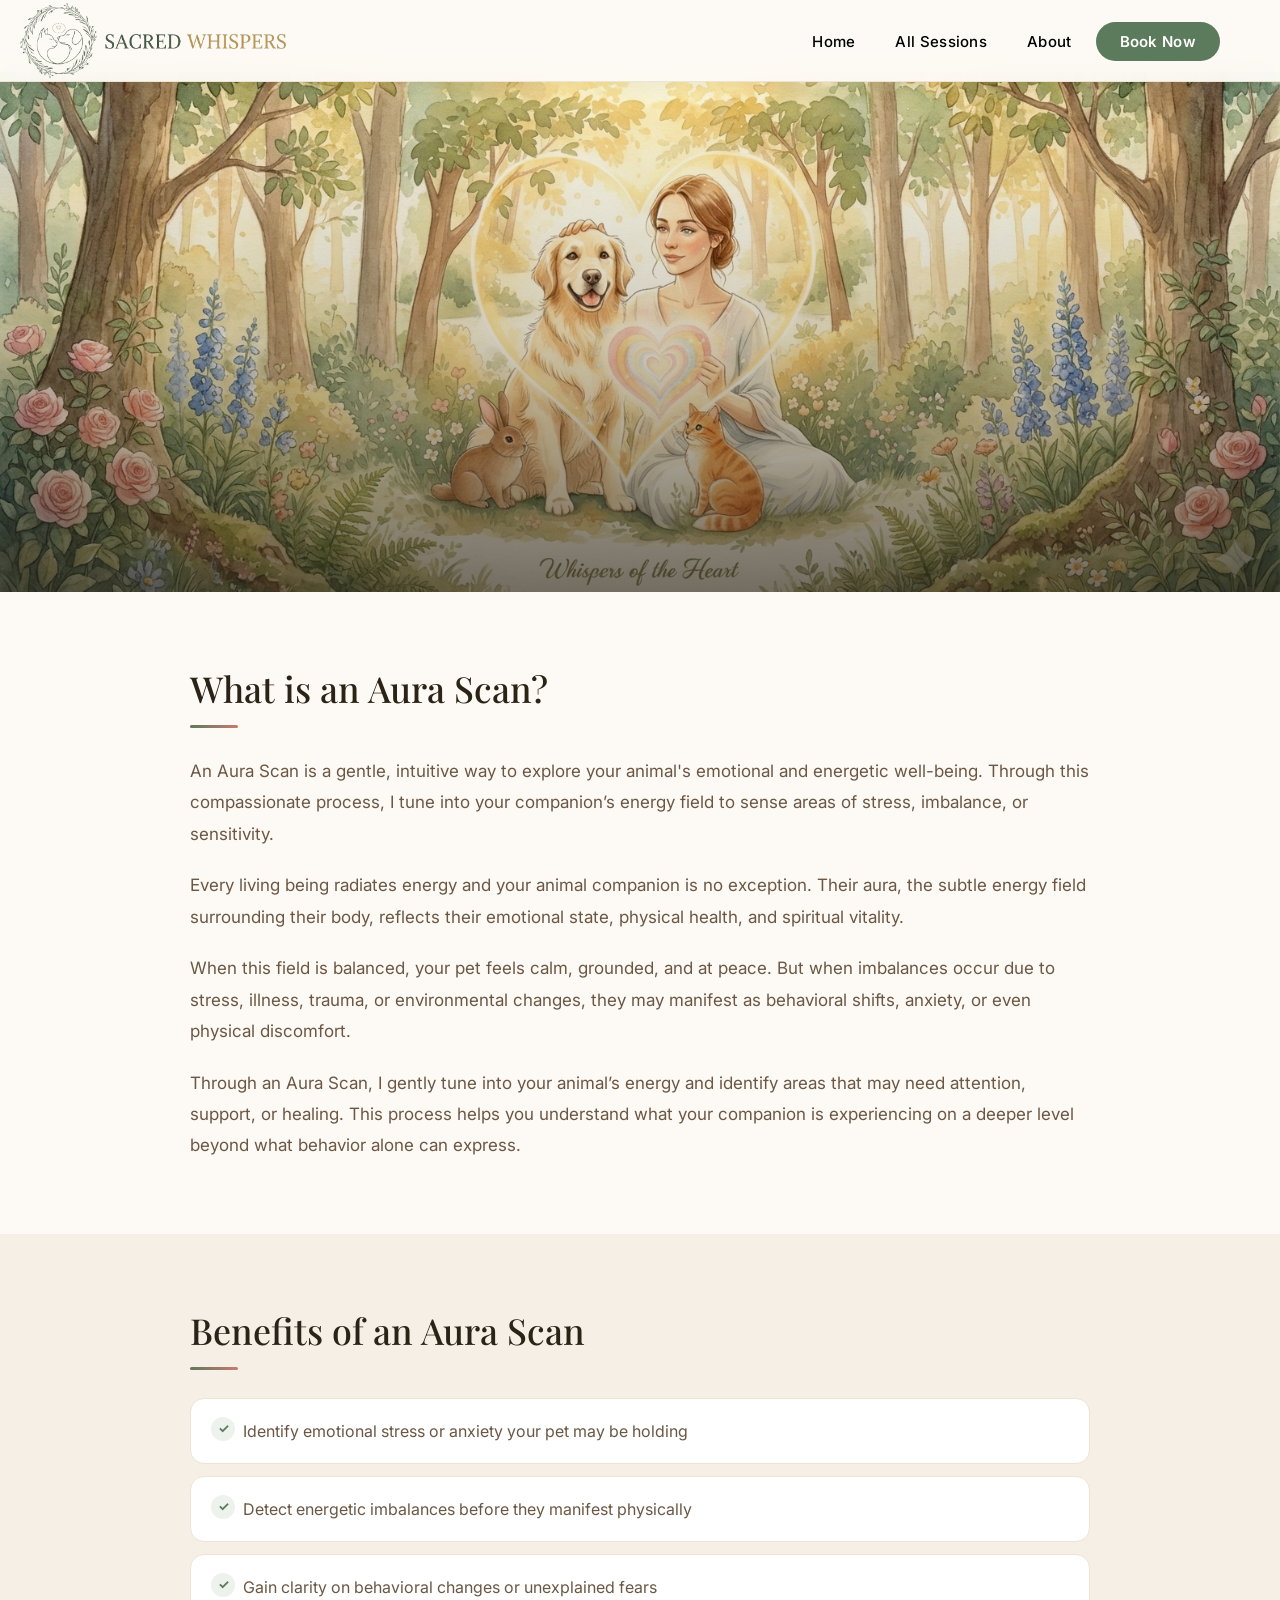
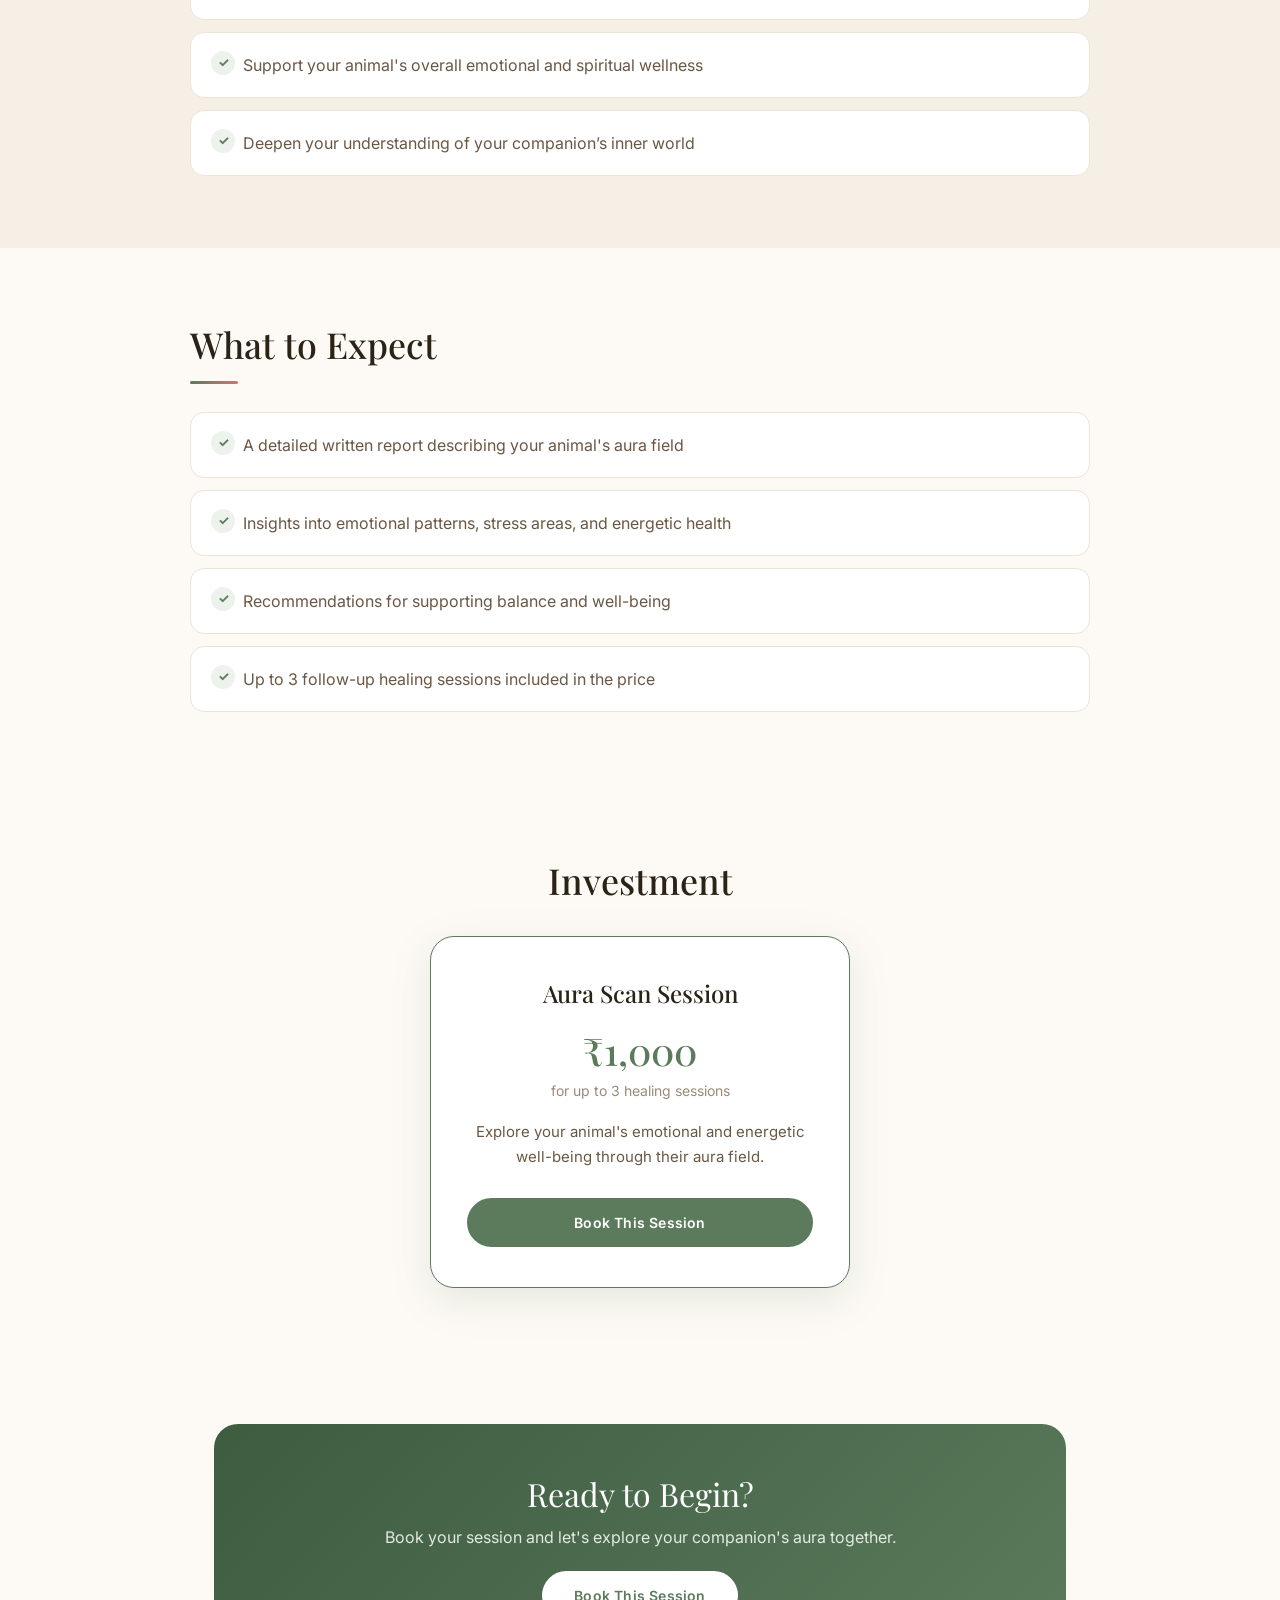
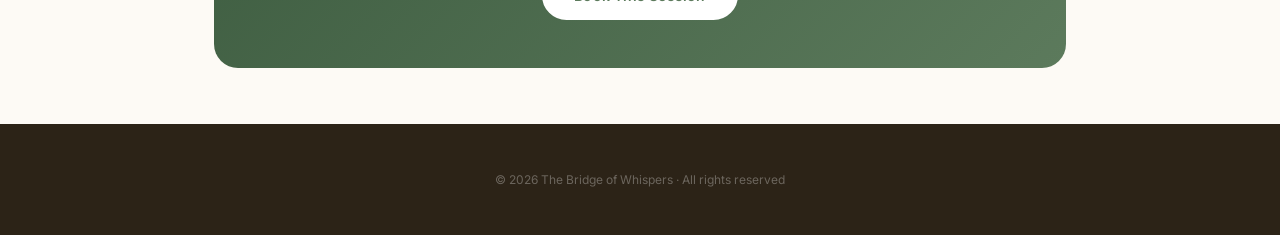
<file: aura-scan.html>
<!-- <!DOCTYPE html>
<html lang="en">
<head>
<meta charset="UTF-8">
<meta name="viewport" content="width=device-width, initial-scale=1.0">
<title>Aura Scan for Animals · Bridge of Whispers</title>
<link rel="preconnect" href="https://fonts.googleapis.com">
<link href="https://fonts.googleapis.com/css2?family=Playfair+Display:ital,wght@0,400;0,500;1,400;1,500&family=Inter:wght@300;400;500;600&display=swap" rel="stylesheet">
<style>
/* ─── GLOBAL RESET ─── */
*,*::before,*::after{box-sizing:border-box;margin:0;padding:0}
html{scroll-behavior:smooth;font-size:16px}
body{font-family:'Inter',system-ui,sans-serif;background:#FDFAF5;color:#2C2317;-webkit-font-smoothing:antialiased;overflow-x:hidden}
img{display:block;max-width:100%;height:auto}
a{color:inherit;text-decoration:none}
button{font-family:inherit;cursor:pointer;border:none;outline:none}
ul{list-style:none}

/* ══════════════════════════════════════════
   NAV (same as homepage)
══════════════════════════════════════════ */
.nav{
  position:fixed;top:0;left:0;right:0;z-index:1000;
  display:flex;align-items:center;justify-content:space-between;
  padding:0 60px;height:72px;
  background:rgba(253,250,245,0.96);
  backdrop-filter:blur(12px);
  border-bottom:1px solid #EDE4D6;
  box-shadow:0 2px 20px rgba(44,35,23,0.08);
}
.nav-logo{display:flex;align-items:center;gap:14px;transition:opacity .2s}
.nav-logo:hover{opacity:.9}
.nav-logo img{height:56px;width:auto;min-width:56px;object-fit:contain;object-position:left center;flex-shrink:0}
.nav-logo .logo-text{font-family:'Playfair Display',serif;font-size:20px;font-weight:500;letter-spacing:1.2px;color:#2C2317;line-height:1.2}
.nav-links{display:flex;align-items:center;gap:8px}
.nav-links a{
  padding:8px 16px;font-size:13px;font-weight:500;letter-spacing:.3px;
  color:#6B5744;border-radius:6px;transition:background .2s,color .2s;
}
.nav-links a:hover{background:#F0EBE2;color:#2C2317}
.nav-cta{
  padding:10px 24px !important;
  background:#5C7A5C !important;color:#fff !important;
  border-radius:50px !important;font-weight:600 !important;
  transition:background .2s,transform .2s,box-shadow .2s !important;
}
.nav-cta:hover{background:#4A6A4A !important;transform:translateY(-1px) !important;box-shadow:0 6px 20px rgba(92,122,92,.35) !important}
.hamburger{display:none;flex-direction:column;gap:5px;cursor:pointer;padding:8px;background:none;border:none}
.hamburger span{display:block;width:22px;height:2px;background:#2C2317;border-radius:2px;transition:.3s}

/* ══════════════════════════════════════════
   BUTTONS
══════════════════════════════════════════ */
.btn{
  display:inline-flex;align-items:center;gap:8px;
  padding:14px 30px;font-size:14px;font-weight:600;
  border-radius:50px;border:2px solid transparent;
  transition:all .25s;cursor:pointer;letter-spacing:.2px;
}
.btn-primary{background:#5C7A5C;color:#fff;border-color:#5C7A5C}
.btn-primary:hover{background:#4A6A4A;border-color:#4A6A4A;transform:translateY(-2px);box-shadow:0 8px 24px rgba(92,122,92,.35)}
.btn-secondary{background:transparent;color:#5C7A5C;border-color:#5C7A5C}
.btn-secondary:hover{background:#5C7A5C;color:#fff;transform:translateY(-2px)}

/* ══════════════════════════════════════════
   SERVICE DETAIL PAGE
══════════════════════════════════════════ */
.service-hero{
  padding:140px 60px 80px;background:linear-gradient(135deg, #F5EFE6 0%, #fff 100%);
  text-align:center;
}
.service-hero-icon{font-size:64px;margin-bottom:20px}
.service-hero h1{
  font-family:'Playfair Display',serif;font-size:clamp(36px,4vw,56px);
  font-weight:400;color:#2C2317;margin-bottom:16px;
}
.service-hero-price{
  font-family:'Playfair Display',serif;font-size:32px;
  font-weight:500;color:#5C7A5C;margin-bottom:10px;
}
.service-hero-price small{font-size:15px;font-weight:400;color:#9B8A7A;font-family:'Inter',sans-serif}
.service-hero-desc{
  font-size:18px;line-height:1.8;color:#6B5744;
  max-width:700px;margin:0 auto 36px;
}
.service-hero .btn{margin:0 6px}

.service-content{padding:80px 60px}
.service-wrap{max-width:900px;margin:0 auto}
.service-img{
  width:100%;max-height:480px;object-fit:cover;
  border-radius:24px;margin-bottom:48px;
  box-shadow:0 24px 60px rgba(44,35,23,.12);
}
.service-section{margin-bottom:56px}
.service-section h2{
  font-family:'Playfair Display',serif;font-size:32px;
  font-weight:500;color:#2C2317;margin-bottom:20px;
}
.service-section p{
  font-size:16px;line-height:1.9;color:#6B5744;margin-bottom:18px;
}
.service-section ul{margin:20px 0}
.service-section ul li{
  font-size:16px;line-height:1.9;color:#6B5744;
  padding:12px 0 12px 32px;position:relative;
  border-bottom:1px solid #F5EFE6;
}
.service-section ul li::before{
  content:'✓';position:absolute;left:0;
  color:#5C7A5C;font-weight:700;font-size:18px;
}

.cta-box{
  background:linear-gradient(135deg, #3D5C40 0%, #5C7A5C 100%);
  border-radius:24px;padding:48px;text-align:center;margin-top:64px;
}
.cta-box h3{
  font-family:'Playfair Display',serif;font-size:32px;
  font-weight:400;color:#fff;margin-bottom:16px;
}
.cta-box p{font-size:16px;color:rgba(255,255,255,.75);margin-bottom:28px}
.cta-box .btn-primary{background:#fff;color:#5C7A5C;border-color:#fff}
.cta-box .btn-primary:hover{background:rgba(255,255,255,.9)}

/* ══════════════════════════════════════════
   FOOTER (simplified)
══════════════════════════════════════════ */
footer{background:#2C2317;padding:48px 60px;text-align:center}
footer p{font-size:12px;color:rgba(255,255,255,.3)}

/* ══════════════════════════════════════════
   RESPONSIVE
══════════════════════════════════════════ */
@media(max-width:900px){
  .nav{padding:0 24px}
  .nav-links{display:none}
  .hamburger{display:flex}
  .service-hero{padding:120px 32px 60px}
  .service-content{padding:60px 32px}
  footer{padding:36px 32px}
}
.nav-links.mobile-open{
  display:flex;flex-direction:column;position:fixed;
  top:72px;left:0;right:0;bottom:0;
  background:rgba(253,250,245,0.97);backdrop-filter:blur(16px);
  align-items:center;justify-content:center;gap:28px;z-index:999;
}
.nav-links.mobile-open a{font-size:20px;padding:10px 20px}
</style>
</head>
<body>

══ NAV ══
<nav class="nav" id="nav">
  <a href="index.html" class="nav-logo">
    <img src="assets/logo.png" alt="Sacred Whispers — Animal Telepathic Communication">
    <span class="logo-text">Sacred Whispers</span>
  </a>
  <ul class="nav-links" id="navLinks">
    <li><a href="index.html">Home</a></li>
    <li><a href="index.html#sessions">All Sessions</a></li>
    <li><a href="index.html#about">About</a></li>
    <li><a href="index.html?service=aura-scan#book" class="nav-cta">Book Now</a></li>
  </ul>
  <button class="hamburger" id="menuBtn" aria-label="Open menu">
    <span></span><span></span><span></span>
  </button>
</nav>

<!-- ══ SERVICE HERO - populated by JavaScript ══ -->
<!-- <section class="service-hero" id="serviceHero">
  <div class="service-hero-icon" id="heroIcon"></div>
  <h1 id="heroTitle">Loading...</h1>
  <div class="service-hero-price" id="heroPrice"></div>
  <p class="service-hero-desc" id="heroDesc"></p>
  <a href="index.html#sessions" class="btn btn-secondary">← Back to All Offerings</a>
  <a href="index.html?service=aura-scan#book" class="btn btn-primary">Book This Session</a>
</section> -->

<!-- ══ SERVICE CONTENT - populated by JavaScript ══ -->
<!-- <section class="service-content">
  <div class="service-wrap">
    <img id="serviceImg" class="service-img" src="" alt="">
    
    <div class="service-section">
      <h2>What Is This Service?</h2>
      <div id="fullContent"></div>
    </div>

    <div class="service-section" id="benefitsSection">
      <h2>Benefits</h2>
      <ul id="benefitsList"></ul>
    </div>

    <div class="service-section" id="expectSection">
      <h2>What to Expect</h2>
      <ul id="expectList"></ul>
    </div>

    <div class="cta-box">
      <h3>Ready to Begin?</h3>
      <p>Book your session and let's connect with your beloved companion.</p>
      <a href="index.html#sessions" class="btn btn-primary">Book This Session</a>
    </div>
  </div>
</section> -->

<!-- ══ FOOTER ══ -->
<!-- <footer>
  <p>© 2026 The Bridge of Whispers · All rights reserved</p>
</footer>

<script>
(function(){
  // Get service ID from URL (aura-scan.html → aura-scan)
  const serviceId = window.location.pathname.split('/').pop().replace('.html', '');
  
  // Load config and populate page
  fetch('services-config.json')
    .then(res => res.json())
    .then(config => {
      const service = config.specializedOfferings.find(s => s.id === serviceId);
      if (!service) {
        document.getElementById('heroTitle').textContent = 'Service Not Found';
        return;
      }

      // Populate hero
      document.getElementById('heroIcon').textContent = service.icon;
      document.getElementById('heroTitle').textContent = service.name;
      document.getElementById('heroPrice').innerHTML = `${service.price} <small>${service.priceNote}</small>`;
      document.getElementById('heroDesc').textContent = service.shortDesc;

      // Populate image
      document.getElementById('serviceImg').src = service.image;
      document.getElementById('serviceImg').alt = service.name;

      // Populate full content
      const contentDiv = document.getElementById('fullContent');
      service.fullContent.split('\n\n').forEach(para => {
        const p = document.createElement('p');
        p.textContent = para;
        contentDiv.appendChild(p);
      });

      // Populate benefits
      const benefitsList = document.getElementById('benefitsList');
      if (service.benefits && service.benefits.length) {
        service.benefits.forEach(benefit => {
          const li = document.createElement('li');
          li.textContent = benefit;
          benefitsList.appendChild(li);
        });
      } else {
        document.getElementById('benefitsSection').style.display = 'none';
      }

      // Populate what to expect
      const expectList = document.getElementById('expectList');
      if (service.whatToExpect && service.whatToExpect.length) {
        service.whatToExpect.forEach(item => {
          const li = document.createElement('li');
          li.textContent = item;
          expectList.appendChild(li);
        });
      } else {
        document.getElementById('expectSection').style.display = 'none';
      }

      // Update page title
      document.title = `${service.name} · Bridge of Whispers`;
    })
    .catch(err => {
      console.error('Failed to load service:', err);
      document.getElementById('heroTitle').textContent = 'Error Loading Service';
    });

  // Mobile menu
  var menuBtn = document.getElementById('menuBtn');
  var navLinks = document.getElementById('navLinks');
  menuBtn.addEventListener('click', function(){
    var open = navLinks.classList.toggle('mobile-open');
    document.body.style.overflow = open ? 'hidden' : '';
    menuBtn.children[0].style.transform = open ? 'rotate(45deg) translate(5px,5px)' : '';
    menuBtn.children[1].style.opacity = open ? '0' : '1';
    menuBtn.children[2].style.transform = open ? 'rotate(-45deg) translate(5px,-5px)' : '';
  });
  navLinks.querySelectorAll('a').forEach(function(a){
    a.addEventListener('click', function(){
      navLinks.classList.remove('mobile-open');
      document.body.style.overflow = '';
      menuBtn.children[0].style.transform = '';
      menuBtn.children[1].style.opacity = '1';
      menuBtn.children[2].style.transform = '';
    });
  });
})();
</script>
</body>
</html> -->








<!-- <!DOCTYPE html>
<html lang="en">
<head>
<meta charset="UTF-8">
<meta name="viewport" content="width=device-width, initial-scale=1.0">
<title>Aura Scan for Animals · Bridge of Whispers</title>
<link rel="preconnect" href="https://fonts.googleapis.com">
<link href="https://fonts.googleapis.com/css2?family=Playfair+Display:ital,wght@0,400;0,500;1,400;1,500&family=Inter:wght@300;400;500;600&display=swap" rel="stylesheet">
<style>
/* ─── GLOBAL RESET ─── */
*,*::before,*::after{box-sizing:border-box;margin:0;padding:0}
html{scroll-behavior:smooth;font-size:16px}
body{font-family:'Inter',system-ui,sans-serif;background:#FDFAF5;color:#2C2317;-webkit-font-smoothing:antialiased;overflow-x:hidden}
img{display:block;max-width:100%;height:auto}
a{color:inherit;text-decoration:none}
button{font-family:inherit;cursor:pointer;border:none;outline:none}
ul{list-style:none}

.nav{
  position:fixed;top:0;left:0;right:0;z-index:1000;
  display:flex;align-items:center;justify-content:space-between;
  padding:0 60px;height:72px;
  background:rgba(253,250,245,0.96);
  backdrop-filter:blur(12px);
  border-bottom:1px solid #EDE4D6;
  box-shadow:0 2px 20px rgba(44,35,23,0.08);
}
.nav-logo{display:flex;align-items:center;gap:14px;transition:opacity .2s}
.nav-logo:hover{opacity:.9}
.nav-logo img{height:56px;width:auto;min-width:56px;object-fit:contain;object-position:left center;flex-shrink:0}
.nav-logo .logo-text{font-family:'Playfair Display',serif;font-size:20px;font-weight:500;letter-spacing:1.2px;color:#2C2317;line-height:1.2}
.nav-links{display:flex;align-items:center;gap:8px}
.nav-links a{
  padding:8px 16px;font-size:13px;font-weight:500;letter-spacing:.3px;
  color:#6B5744;border-radius:6px;transition:background .2s,color .2s;
}
.nav-links a:hover{background:#F0EBE2;color:#2C2317}
.nav-cta{
  padding:10px 24px !important;
  background:#5C7A5C !important;color:#fff !important;
  border-radius:50px !important;font-weight:600 !important;
  transition:background .2s,transform .2s,box-shadow .2s !important;
}
.nav-cta:hover{background:#4A6A4A !important;transform:translateY(-1px) !important;box-shadow:0 6px 20px rgba(92,122,92,.35) !important}
.hamburger{display:none;flex-direction:column;gap:5px;cursor:pointer;padding:8px;background:none;border:none}
.hamburger span{display:block;width:22px;height:2px;background:#2C2317;border-radius:2px;transition:.3s}

.btn{
  display:inline-flex;align-items:center;gap:8px;
  padding:14px 30px;font-size:14px;font-weight:600;
  border-radius:50px;border:2px solid transparent;
  transition:all .25s;cursor:pointer;letter-spacing:.2px;
}
.btn-primary{background:#5C7A5C;color:#fff;border-color:#5C7A5C}
.btn-primary:hover{background:#4A6A4A;border-color:#4A6A4A;transform:translateY(-2px);box-shadow:0 8px 24px rgba(92,122,92,.35)}
.btn-secondary{background:transparent;color:#5C7A5C;border-color:#5C7A5C}
.btn-secondary:hover{background:#5C7A5C;color:#fff;transform:translateY(-2px)}

/* Hero: starts below fixed header, image fully visible, no crop, no stretch on scroll */
.page-hero{
  margin-top:72px; /* entire hero sits below header so image is never hidden */
  min-height:42vh;padding-top:32px;padding-bottom:48px;padding-left:24px;padding-right:24px;
  background-color:#E8E4DC; /* soft fill for letterboxing if any */
  background-image:url('assets/imageanimaltelepathyheader.png');
  background-size:contain;background-position:center center;background-repeat:no-repeat;
  background-attachment:scroll; /* prevents stretch/parallax on scroll */
  position:relative;
  display:flex;align-items:flex-end;justify-content:center;
  overflow:hidden;
}
.page-hero::before{
  content:'';position:absolute;inset:0;
  background:linear-gradient(to top, rgba(44,35,23,.7) 0%, rgba(44,35,23,.15) 50%, transparent 100%);
  pointer-events:none;
}
.page-hero-inner{
  position:relative;z-index:2;
  max-width:900px;width:100%;
  text-align:center;
}
.page-hero h1{
  font-family:'Playfair Display',serif;font-size:clamp(32px,4vw,48px);
  font-weight:400;color:#fff;margin-bottom:12px;
  text-shadow:0 2px 20px rgba(0,0,0,.25);
}
.page-hero-desc{
  font-size:17px;line-height:1.6;color:rgba(255,255,255,.92);
  max-width:620px;margin:0 auto 24px;
  text-shadow:0 1px 12px rgba(0,0,0,.2);
}
.page-hero .btn{margin:4px 6px}
.page-hero .btn-secondary{background:transparent;color:#fff;border-color:rgba(255,255,255,.8)}
.page-hero .btn-secondary:hover{background:rgba(255,255,255,.15);color:#fff;border-color:#fff}
.page-hero .btn-primary{background:#fff;color:#5C7A5C;border-color:#fff}
.page-hero .btn-primary:hover{background:rgba(255,255,255,.92);color:#4A6A4A;border-color:#fff}

/* Main content: single column, clear sections */
.service-content{background:#FDFAF5;padding:0}
.service-wrap{max-width:900px;margin:0 auto;padding:0 24px}
.content-block{
  padding:64px 0;
  border-bottom:1px solid #EDE4D6;
}
.content-block:last-of-type{border-bottom:none}
.content-block h2{
  font-family:'Playfair Display',serif;font-size:clamp(26px,2.8vw,34px);
  font-weight:500;color:#2C2317;margin-bottom:24px;
}
.content-block p{
  font-size:16px;line-height:1.85;color:#6B5744;margin-bottom:16px;
}
.content-block p:last-child{margin-bottom:0}
.content-block ul{margin:20px 0 0;padding:0;list-style:none}
.content-block ul li{
  font-size:16px;line-height:1.8;color:#6B5744;
  padding:10px 0 10px 28px;position:relative;
  border-bottom:1px solid #EDE4D6;
}
.content-block ul li:last-child{border-bottom:none}
.content-block ul li::before{
  content:'✓';position:absolute;left:0;
  color:#5C7A5C;font-weight:700;font-size:16px;
}

/* Two options: side-by-side on large screens */
.type-cards{display:grid;grid-template-columns:1fr 1fr;gap:24px;margin-top:24px}
.type-card{
  background:#fff;border-radius:20px;padding:28px 24px;
  border:1px solid #EDE4D6;
  transition:box-shadow .25s;
}
.type-card:hover{box-shadow:0 12px 40px rgba(44,35,23,.08)}
.type-card h3{
  font-family:'Playfair Display',serif;font-size:22px;
  font-weight:500;color:#2C2317;margin-bottom:6px;
}
.type-card .type-badge{
  display:inline-block;font-size:10px;font-weight:700;letter-spacing:1.2px;
  text-transform:uppercase;color:#5C7A5C;margin-bottom:10px;
}
.type-card .type-price{
  font-family:'Playfair Display',serif;font-size:20px;
  font-weight:500;color:#5C7A5C;margin-bottom:14px;
}
.type-card .type-price small{font-size:13px;font-weight:400;color:#9B8A7A;font-family:'Inter',sans-serif}
.type-card p{font-size:15px;line-height:1.75;color:#6B5744;margin-bottom:16px}
.type-card ul{margin:0;padding:0;list-style:none}
.type-card ul li{
  font-size:14px;line-height:1.7;color:#6B5744;
  padding:8px 0 8px 22px;position:relative;
  border-bottom:1px solid #F5EFE6;
}
.type-card ul li:last-child{border-bottom:none}
.type-card ul li::before{
  content:'✓';position:absolute;left:0;color:#5C7A5C;font-weight:700;font-size:14px;
}

.cta-box{
  background:linear-gradient(135deg, #3D5C40 0%, #5C7A5C 100%);
  border-radius:24px;padding:48px 40px;text-align:center;margin:64px 0 56px;
}
.cta-box h3{
  font-family:'Playfair Display',serif;font-size:clamp(26px,2.5vw,32px);
  font-weight:400;color:#fff;margin-bottom:12px;
}
.cta-box p{font-size:16px;color:rgba(255,255,255,.85);margin-bottom:24px}
.cta-box .btn-primary{background:#fff;color:#5C7A5C;border-color:#fff}
.cta-box .btn-primary:hover{background:rgba(255,255,255,.9)}

footer{background:#2C2317;padding:48px 60px;text-align:center}
footer p{font-size:12px;color:rgba(255,255,255,.3)}

@media(max-width:900px){
  .nav{padding:0 24px}
  .nav-links{display:none}
  .hamburger{display:flex}
  .page-hero{min-height:38vh;padding:24px 20px 36px}
  .type-cards{grid-template-columns:1fr}
  .content-block{padding:48px 0}
  .service-wrap{padding:0 20px}
  footer{padding:36px 24px}
}
.nav-links.mobile-open{
  display:flex;flex-direction:column;position:fixed;
  top:72px;left:0;right:0;bottom:0;
  background:rgba(253,250,245,0.97);backdrop-filter:blur(16px);
  align-items:center;justify-content:center;gap:28px;z-index:999;
}
.nav-links.mobile-open a{font-size:20px;padding:10px 20px}
</style>
</head>
<body>

<nav class="nav" id="nav">
  <a href="index.html" class="nav-logo">
    <img src="assets/logo.png" alt="Sacred Whispers — Animal Telepathic Communication">
    <span class="logo-text">Sacred Whispers</span>
  </a>
  <ul class="nav-links" id="navLinks">
    <li><a href="index.html">Home</a></li>
    <li><a href="index.html#sessions">All Sessions</a></li>
    <li><a href="index.html#about">About</a></li>
    <li><a href="index.html?service=aura-scan#book" class="nav-cta">Book Now</a></li>
  </ul>
  <button class="hamburger" id="menuBtn" aria-label="Open menu">
    <span></span><span></span><span></span>
  </button>
</nav>

<section class="page-hero" aria-label="Animal Telepathy">
  <div class="page-hero-inner">
    <h1>Animal Telepathy</h1>
    <p class="page-hero-desc">
      Hear what your animal companions are thinking and feeling. Choose the format that suits you best — a detailed written report (Offline) or a live conversation (Online).
    </p>
    <a href="index.html#sessions" class="btn btn-secondary">← Back to All Offerings</a>
    <a href="index.html?service=aura-scan#book" class="btn btn-primary">Book This Session</a>
  </div>
</section>

<section class="service-content">
  <div class="service-wrap">
    <div class="content-block">
      <h2>What Is Animal Telepathy?</h2>
      <p>Animals don't just observe the world — they experience it with a profound wisdom that often eludes the human mind. Every behaviour, every gaze, every nudge carries a message waiting to be heard.</p>
      <p><strong>Telepathic communication</strong> is the art of tuning into your animal's thoughts, emotions and physical sensations. Through a meditative state, I connect with their energy and translate what they're experiencing into words — with honesty, clarity and love. This practice works across any distance; whether your companion is beside you or has crossed the Rainbow Bridge, the connection remains strong.</p>
      <p>We offer Animal Telepathy in two formats so you can choose what works best for you and your companion.</p>
    </div>

    <div class="content-block">
      <h2>Two Ways to Connect</h2>
      <div class="type-cards">
        <div class="type-card">
          <span class="type-badge">Offline · Written Session</span>
          <h3>Animal Telepathy — Offline</h3>
          <div class="type-price">₹1,500 <small>per pet</small></div>
          <p>A detailed written conversation delivered via email or WhatsApp within 24–48 hours. Perfect when you prefer to sit with the insights in your own time.</p>
          <ul>
            <li>6–8 questions per session (1 question = 1 question only)</li>
            <li>Delivered in 24–48 hours via email or WhatsApp</li>
            <li>Detailed written report with all insights</li>
            <li>Follow-up available: ₹800 for approx 8 additional questions</li>
          </ul>
        </div>
        <div class="type-card">
          <span class="type-badge">Online · Live Session</span>
          <h3>Animal Telepathy — Online</h3>
          <div class="type-price">₹3,500 <small>for 2–3 pets</small></div>
          <p>Real-time conversation via phone or Zoom with unlimited questions. Ideal when you want immediate clarity and the chance to ask follow-ups on the spot.</p>
          <ul>
            <li>30-minute live session with Prasha Singh</li>
            <li>Unlimited questions during the call</li>
            <li>Immediate insights and real-time clarity</li>
            <li>No follow-up session — all questions answered live</li>
          </ul>
        </div>
      </div>
    </div>

    <div class="cta-box">
      <h3>Ready to Begin?</h3>
      <p>Choose Offline or Online when you book. We'll confirm everything over WhatsApp.</p>
      <a href="index.html?service=aura-scan#book" class="btn btn-primary">Book This Session</a>
    </div>
  </div>
</section>

<footer>
  <p>© 2026 The Bridge of Whispers · All rights reserved</p>
</footer>

<script>
(function(){
  var menuBtn = document.getElementById('menuBtn');
  var navLinks = document.getElementById('navLinks');
  if (menuBtn && navLinks) {
    menuBtn.addEventListener('click', function(){
      var open = navLinks.classList.toggle('mobile-open');
      document.body.style.overflow = open ? 'hidden' : '';
      menuBtn.children[0].style.transform = open ? 'rotate(45deg) translate(5px,5px)' : '';
      menuBtn.children[1].style.opacity = open ? '0' : '1';
      menuBtn.children[2].style.transform = open ? 'rotate(-45deg) translate(5px,-5px)' : '';
    });
    navLinks.querySelectorAll('a').forEach(function(a){
      a.addEventListener('click', function(){
        navLinks.classList.remove('mobile-open');
        document.body.style.overflow = '';
        if (menuBtn.children[0]) menuBtn.children[0].style.transform = '';
        if (menuBtn.children[1]) menuBtn.children[1].style.opacity = '1';
        if (menuBtn.children[2]) menuBtn.children[2].style.transform = '';
      });
    });
  }
})();
</script>
</body>
</html>
 -->

 <!DOCTYPE html>
<html lang="en">
<head>
<meta charset="UTF-8">
<meta name="viewport" content="width=device-width, initial-scale=1.0">
<title>Aura Scan for Animals · Bridge of Whispers</title>
<link rel="preconnect" href="https://fonts.googleapis.com">
<link href="https://fonts.googleapis.com/css2?family=Playfair+Display:ital,wght@0,400;0,500;1,400;1,500&family=Inter:wght@300;400;500;600&display=swap" rel="stylesheet">
<style>
/* ─── GLOBAL RESET ─── */
*,*::before,*::after{box-sizing:border-box;margin:0;padding:0}
html{scroll-behavior:smooth;font-size:16px}
body{font-family:'Inter',system-ui,sans-serif;background:#FDFAF5;color:#2C2317;-webkit-font-smoothing:antialiased;overflow-x:hidden}
img{display:block;max-width:100%;height:auto}
a{color:inherit;text-decoration:none}
button{font-family:inherit;cursor:pointer;border:none;outline:none}
ul{list-style:none}

.nav{
  position:fixed;top:0;left:0;right:0;z-index:1000;
  display:flex;align-items:center;justify-content:space-between;
  padding:0 60px 0 20px;height:82px;
  background:rgba(253,250,245,0.96);
  backdrop-filter:blur(12px);
  border-bottom:1px solid #EDE4D6;
  box-shadow:0 2px 20px rgba(44,35,23,0.08);
}
/* .nav-logo{display:flex;align-items:center;gap:14px;transition:opacity .2s}
.nav-logo:hover{opacity:.9} */
/* .nav-logo img{height:56px;width:auto;min-width:56px;object-fit:contain;object-position:left center;flex-shrink:0} */

 /* .nav-logo img {
  height: 64px;
  width: auto;
  object-fit: contain;
  object-position: left center;
  flex-shrink: 0;
  mix-blend-mode: multiply; 
  margin-left: -8px; 
} 



.nav-logo .logo-text{font-family:'Playfair Display',serif;font-size:20px;font-weight:500;letter-spacing:1.2px;color:#2C2317;line-height:1.2} */









/* ─── PROFESSIONAL HEADER LOGO ─── */
.nav-logo {
  display: flex;
  align-items: center; /* Vertical centering */
  gap: 12px;           /* Perfect space between icon and text */
  text-decoration: none;
}

.nav-logo img{
  height:76px;width:auto;min-width:56px;
  object-fit:contain;object-position:left center;
  flex-shrink:0;
}

.logo-svg {
  width: 50px;         /* Larger, clearer icon */
  height: 50px;
  flex-shrink: 0;
}

.logo-text-wrapper {
  display: flex;
  flex-direction: row; /* Horizontal layout as requested */
  gap: 8px;
  align-items: baseline;
}

.logo-main-text {
  font-family: 'Playfair Display', serif;
  font-size: 20px;
  font-weight: 600;
  letter-spacing: 2px;
  color: #2C2317; /* Your brand dark brown */
}

.logo-sub-text {
  font-family: 'Playfair Display', serif;
  font-size: 20px;
  font-weight: 400;
  letter-spacing: 2px;
  color: #8C7E6A; /* Subtle gold/taupe for the second word */
}

/* On Mobile: Scale down slightly to fit */
@media (max-width: 768px) {
  .logo-svg { width: 40px; height: 40px; }
  .logo-main-text, .logo-sub-text { font-size: 16px; }
}





.nav-links{display:flex;align-items:center;gap:8px}
/* .nav-links a{
  padding:8px 16px;font-size:13px;font-weight:500;letter-spacing:.3px;
  color:#6B5744;border-radius:6px;transition:background .2s,color .2s;
} */

.nav-links a{
  padding:8px 16px;font-size:15px;font-weight:500;letter-spacing:.3px;
  color:black;border-radius:6px;transition:background .2s,color .2s;
}

.nav-links a:hover{background:#F0EBE2;color:#2C2317}
.nav-cta{
  padding:10px 24px !important;
  background:#5C7A5C !important;color:#fff !important;
  border-radius:50px !important;font-weight:600 !important;
  transition:background .2s,transform .2s,box-shadow .2s !important;
}
.nav-cta:hover{background:#4A6A4A !important;transform:translateY(-1px) !important;box-shadow:0 6px 20px rgba(92,122,92,.35) !important}
.hamburger{display:none;flex-direction:column;gap:5px;cursor:pointer;padding:8px;background:none;border:none}
.hamburger span{display:block;width:22px;height:2px;background:#2C2317;border-radius:2px;transition:.3s}

.btn{
  display:inline-flex;align-items:center;gap:8px;
  padding:14px 30px;font-size:14px;font-weight:600;
  border-radius:50px;border:2px solid transparent;
  transition:all .25s;cursor:pointer;letter-spacing:.2px;
}
.btn-primary{background:#5C7A5C;color:#fff;border-color:#5C7A5C}
.btn-primary:hover{background:#4A6A4A;border-color:#4A6A4A;transform:translateY(-2px);box-shadow:0 8px 24px rgba(92,122,92,.35)}
.btn-secondary{background:transparent;color:#5C7A5C;border-color:#5C7A5C}
.btn-secondary:hover{background:#5C7A5C;color:#fff;transform:translateY(-2px)}

/* Hero: starts below fixed header, image fully visible, no crop, no stretch on scroll */
/* ─── HERO PERFECT FIT ─── */
.page-hero{
  margin-top:72px;
  position:relative;
  height:520px; /* same nice height you liked */
  display:flex;
  align-items:center;
  justify-content:center;
  overflow:hidden;
  background:transparent; /* remove cream fill */
}

.page-hero img{
  height:125%;
  width:auto;
  max-width:100%;
  object-fit:contain;
  display:block;
  margin:0 auto;
}

.page-hero::before{
  content:'';
  position:absolute;
  inset:0;
  background:linear-gradient(
    to top,
    rgba(44,35,23,.65) 0%,
    rgba(44,35,23,.2) 50%,
    transparent 100%
  );
  pointer-events:none;
}

.page-hero-inner{
  position:absolute;
  bottom:50px;
  left:50%;
  transform:translateX(-50%);
  max-width:900px;
  width:100%;
  padding:0 24px;
  text-align:center;
  z-index:2;
}

.page-hero .btn{margin:4px 6px}
.page-hero .btn-secondary{background:transparent;color:#fff;border-color:rgba(255,255,255,.8)}
.page-hero .btn-secondary:hover{background:rgba(255,255,255,.15);color:#fff;border-color:#fff}
.page-hero .btn-primary{background:#fff;color:#5C7A5C;border-color:#fff}
.page-hero .btn-primary:hover{background:rgba(255,255,255,.92);color:#4A6A4A;border-color:#fff}

/* ═══ Aura Scan content sections (designed, not plain text) ═══ */
.service-section{
  padding:72px 24px;
  background:#FDFAF5;
}
.service-section .container{
  max-width:900px;margin:0 auto;
}
.service-section h2{
  font-family:'Playfair Display',serif;font-size:clamp(26px,2.8vw,36px);
  font-weight:500;color:#2C2317;margin-bottom:28px;
  position:relative;padding-bottom:16px;
}
.service-section h2::after{
  content:'';position:absolute;bottom:0;left:0;
  width:48px;height:3px;background:linear-gradient(90deg,#5C7A5C,#C97B6E);
  border-radius:2px;
}
.service-section p{
  font-size:17px;line-height:1.85;color:#6B5744;margin-bottom:20px;
}
.service-section p:last-of-type{margin-bottom:0}
.service-section.alt-bg{background:#F5EFE6}
.feature-list{
  list-style:none;padding:0;margin:28px 0 0;
  display:grid;gap:12px;
}
.feature-list li{
  font-size:16px;line-height:1.75;color:#6B5744;
  padding:18px 20px 18px 52px;position:relative;
  background:#fff;border-radius:14px;
  border:1px solid #EDE4D6;
  transition:box-shadow .2s,border-color .2s;
}
.feature-list li:hover{
  box-shadow:0 8px 28px rgba(44,35,23,.06);
  border-color:#D4E4D4;
}
.feature-list li::before{
  content:'✓';position:absolute;left:20px;top:18px;
  width:24px;height:24px;border-radius:50%;
  background:#EDF2ED;color:#5C7A5C;
  font-weight:700;font-size:13px;
  display:flex;align-items:center;justify-content:center;
}
.pricing-section{
  padding:72px 24px;background:#FDFAF5;
}
.pricing-section .container{max-width:900px;margin:0 auto}
.pricing-section h2{
  font-family:'Playfair Display',serif;font-size:clamp(26px,2.8vw,36px);
  font-weight:500;color:#2C2317;margin-bottom:32px;
  text-align:center;
}
.pricing-grid{display:flex;justify-content:center;flex-wrap:wrap;gap:24px}
.pricing-grid.single{max-width:420px;margin:0 auto}
.pricing-card{
  background:#fff;border-radius:24px;padding:40px 36px;
  border:1px solid #EDE4D6;
  text-align:center;
  transition:transform .25s,box-shadow .25s;
  flex:1;min-width:280px;
}
.pricing-card:hover{
  transform:translateY(-4px);
  box-shadow:0 20px 50px rgba(44,35,23,.1);
}
.pricing-card.highlight{border-color:#5C7A5C;box-shadow:0 12px 40px rgba(92,122,92,.15)}
.pricing-card h3{
  font-family:'Playfair Display',serif;font-size:24px;
  font-weight:500;color:#2C2317;margin-bottom:16px;
}
.pricing-card .price{
  font-family:'Playfair Display',serif;font-size:38px;
  font-weight:500;color:#5C7A5C;margin-bottom:6px;
}
.pricing-card .price-note{
  font-size:14px;color:#9B8A7A;margin-bottom:20px;
}
.pricing-card .short-desc{
  font-size:15px;line-height:1.7;color:#6B5744;margin-bottom:28px;
}
.pricing-card .btn{width:100%;justify-content:center}
.service-wrap-cta{max-width:900px;margin:0 auto;padding:0 24px}

.service-content{background:#FDFAF5;padding:0}
.service-wrap{max-width:900px;margin:0 auto;padding:0 24px}
.content-block{padding:64px 0;border-bottom:1px solid #EDE4D6}
.content-block:last-of-type{border-bottom:none}
.content-block h2{font-family:'Playfair Display',serif;font-size:clamp(26px,2.8vw,34px);font-weight:500;color:#2C2317;margin-bottom:24px}
.content-block p{font-size:16px;line-height:1.85;color:#6B5744;margin-bottom:16px}
.content-block p:last-child{margin-bottom:0}
.content-block ul{margin:20px 0 0;padding:0;list-style:none}
.content-block ul li{font-size:16px;line-height:1.8;color:#6B5744;padding:10px 0 10px 28px;position:relative;border-bottom:1px solid #EDE4D6}
.content-block ul li:last-child{border-bottom:none}
.content-block ul li::before{content:'✓';position:absolute;left:0;color:#5C7A5C;font-weight:700;font-size:16px}
.type-cards{display:grid;grid-template-columns:1fr 1fr;gap:24px;margin-top:24px}
.type-card{background:#fff;border-radius:20px;padding:28px 24px;border:1px solid #EDE4D6;transition:box-shadow .25s}
.type-card:hover{box-shadow:0 12px 40px rgba(44,35,23,.08)}
.type-card h3{font-family:'Playfair Display',serif;font-size:22px;font-weight:500;color:#2C2317;margin-bottom:6px}
.type-card .type-badge{display:inline-block;font-size:10px;font-weight:700;letter-spacing:1.2px;text-transform:uppercase;color:#5C7A5C;margin-bottom:10px}
.type-card .type-price{font-family:'Playfair Display',serif;font-size:20px;font-weight:500;color:#5C7A5C;margin-bottom:14px}
.type-card .type-price small{font-size:13px;font-weight:400;color:#9B8A7A;font-family:'Inter',sans-serif}
.type-card p{font-size:15px;line-height:1.75;color:#6B5744;margin-bottom:16px}
.type-card ul{margin:0;padding:0;list-style:none}
.type-card ul li{font-size:14px;line-height:1.7;color:#6B5744;padding:8px 0 8px 22px;position:relative;border-bottom:1px solid #F5EFE6}
.type-card ul li:last-child{border-bottom:none}
.type-card ul li::before{content:'✓';position:absolute;left:0;color:#5C7A5C;font-weight:700;font-size:14px}

.cta-box{
  background:linear-gradient(135deg, #3D5C40 0%, #5C7A5C 100%);
  border-radius:24px;padding:48px 40px;text-align:center;margin:64px 0 56px;
}
.cta-box h3{
  font-family:'Playfair Display',serif;font-size:clamp(26px,2.5vw,32px);
  font-weight:400;color:#fff;margin-bottom:12px;
}
.cta-box p{font-size:16px;color:rgba(255,255,255,.85);margin-bottom:24px}
.cta-box .btn-primary{background:#fff;color:#5C7A5C;border-color:#fff}
.cta-box .btn-primary:hover{background:rgba(255,255,255,.9)}

footer{background:#2C2317;padding:48px 60px;text-align:center}
footer p{font-size:12px;color:rgba(255,255,255,.3)}

@media(max-width:900px){
  .nav{padding:0 24px}
  .nav-links{display:none}
  .hamburger{display:flex}
  .page-hero{min-height:38vh;height:auto;padding:24px 20px 36px}
  .page-hero img{height:auto;max-height:50vh}
  .service-section,.pricing-section{padding:48px 20px}
  .service-wrap-cta{padding:0 20px}
  .type-cards{grid-template-columns:1fr}
  .content-block{padding:48px 0}
  .service-wrap{padding:0 20px}
  footer{padding:36px 24px}
}
.nav-links.mobile-open{
  display:flex;flex-direction:column;position:fixed;
  top:72px;left:0;right:0;bottom:0;
  background:rgba(253,250,245,0.97);backdrop-filter:blur(16px);
  align-items:center;justify-content:center;gap:28px;z-index:999;
}
.nav-links.mobile-open a{font-size:20px;padding:10px 20px}
</style>
</head>
<body>

<nav class="nav" id="nav">
  <!-- <a href="index.html" class="nav-logo">
    <img src="assets/logo.png" alt="Bridge of Whispers logo">
  </a> -->


  <!-- <a href="index.html" class="nav-logo">
    <svg class="logo-svg" viewBox="0 0 100 100" xmlns="http://www.w3.org/2000/svg">
      <circle cx="50" cy="50" r="48" fill="none" stroke="#5C7A5C" stroke-width="1.5" stroke-dasharray="2 2" opacity="0.3"/>
      <path d="M45,70 C30,70 20,55 20,40 C20,25 35,20 45,35 M55,70 C70,70 80,55 80,40 C80,25 65,20 55,35" fill="none" stroke="#5C7A5C" stroke-width="2.5" stroke-linecap="round"/>
      <path d="M48,38 Q50,35 52,38 L50,42 Z" fill="#C97B6E"/> <path d="M35,25 Q40,15 45,25" fill="none" stroke="#5C7A5C" stroke-width="2"/> <path d="M65,25 Q60,15 55,25" fill="none" stroke="#5C7A5C" stroke-width="2"/> </svg>
  
    <div class="logo-text-wrapper">
      <span class="logo-main-text">SACRED</span>
      <span class="logo-sub-text">WHISPERS</span>
    </div>
  </a> -->

  <a href="index.html" class="nav-logo">
    <img src="assets/logo6.png" alt="Sacred Whispers — Animal Telepathic Communication">
    <!-- <span class="logo-text">Sacred Whispers</span> -->
  </a>



  <!-- <a href="index.html" class="nav-logo">
    <svg class="logo-icon" xmlns="http://www.w3.org/2000/svg" viewBox="0 0 100 100">
      <defs>
        <linearGradient id="brandGrad" x1="0%" y1="0%" x2="100%" y2="100%">
          <stop offset="0%" stop-color="#5C7A5C" />
          <stop offset="100%" stop-color="#3D5C40" />
        </linearGradient>
      </defs>
      <circle cx="50" cy="50" r="46" fill="none" stroke="#EDE4D6" stroke-width="2"/>
      <path d="M30 65 Q50 20 70 65" fill="none" stroke="url(#brandGrad)" stroke-width="4" stroke-linecap="round"/>
      <path d="M20 50 Q50 85 80 50" fill="none" stroke="#5C7A5C" stroke-width="2" stroke-linecap="round" opacity="0.5"/>
      <circle cx="50" cy="42" r="5" fill="#C97B6E"/>
      <path d="M25 50 Q15 45 20 30 Q35 35 25 50" fill="#5C7A5C" opacity="0.8"/>
      <path d="M75 50 Q85 45 80 30 Q65 35 75 50" fill="#5C7A5C" opacity="0.8"/>
    </svg>
    
    <span class="logo-text">Sacred Whispers</span>
  </a> -->






  <ul class="nav-links" id="navLinks">
    <li><a href="index.html">Home</a></li>
    <li><a href="index.html#sessions">All Sessions</a></li>
    <li><a href="index.html#about">About</a></li>
    <li><a href="index.html?service=aura-scan#book" class="nav-cta">Book Now</a></li>
  </ul>
  <button class="hamburger" id="menuBtn" aria-label="Open menu">
    <span></span><span></span><span></span>
  </button>
</nav>

<section class="page-hero" aria-label="Aura Scan for Animals">

  <img src="assets/imageaurascanheader.png" 
       alt="Aura Scan for Animals — explore your companion's energy field">

  <!-- <div class="page-hero-inner">
    <h1>Aura Scan</h1>
    <p class="page-hero-desc">
      Hear what your animal companions are thinking and feeling. Choose the format that suits you best — a detailed written report (Offline) or a live conversation (Online).
    </p>
    <a href="index.html#sessions" class="btn btn-secondary">← Back to All Offerings</a>
    <a href="index.html?service=aura-scan#book" class="btn btn-primary">Book This Session</a>
  </div> -->

</section>

<!-- SERVICE CONTENT -->
<section class="service-section">

  <div class="container">

    <h2>What is an Aura Scan?</h2>

    <p>
      An Aura Scan is a gentle, intuitive way to explore your animal's emotional and energetic well-being. 
      Through this compassionate process, I tune into your companion’s energy field to sense areas of stress, imbalance, or sensitivity.
    </p>

    <p>
      Every living being radiates energy and your animal companion is no exception. 
      Their aura, the subtle energy field surrounding their body, reflects their emotional state, physical health, and spiritual vitality.
    </p>

    <p>
      When this field is balanced, your pet feels calm, grounded, and at peace. 
      But when imbalances occur due to stress, illness, trauma, or environmental changes, 
      they may manifest as behavioral shifts, anxiety, or even physical discomfort.
    </p>

    <p>
      Through an Aura Scan, I gently tune into your animal’s energy and identify areas that may need attention, support, or healing. 
      This process helps you understand what your companion is experiencing on a deeper level beyond what behavior alone can express.
    </p>

  </div>

</section>


<!-- BENEFITS SECTION -->
<section class="service-section alt-bg">

  <div class="container">

    <h2>Benefits of an Aura Scan</h2>

    <ul class="feature-list">
      <li>Identify emotional stress or anxiety your pet may be holding</li>
      <li>Detect energetic imbalances before they manifest physically</li>
      <li>Gain clarity on behavioral changes or unexplained fears</li>
      <li>Support your animal's overall emotional and spiritual wellness</li>
      <li>Deepen your understanding of your companion’s inner world</li>
    </ul>

  </div>

</section>


<!-- WHAT TO EXPECT -->
<section class="service-section">

  <div class="container">

    <h2>What to Expect</h2>

    <ul class="feature-list">
      <li>A detailed written report describing your animal's aura field</li>
      <li>Insights into emotional patterns, stress areas, and energetic health</li>
      <li>Recommendations for supporting balance and well-being</li>
      <li>Up to 3 follow-up healing sessions included in the price</li>
    </ul>

  </div>

</section>


<!-- PRICING SECTION -->
<section class="pricing-section">

  <div class="container">

    <h2>Investment</h2>

    <div class="pricing-grid single">

      <div class="pricing-card highlight">
        <h3>Aura Scan Session</h3>
        <div class="price">₹1,000</div>
        <p class="price-note">for up to 3 healing sessions</p>
        <p class="short-desc">
          Explore your animal's emotional and energetic well-being through their aura field.
        </p>
        <a href="index.html?service=aura-scan#book" class="btn btn-primary">Book This Session</a>
      </div>

    </div>

  </div>

</section>

    <div class="service-wrap-cta">
      <div class="cta-box">
        <h3>Ready to Begin?</h3>
        <p>Book your session and let's explore your companion's aura together.</p>
        <a href="index.html?service=aura-scan#book" class="btn btn-primary">Book This Session</a>
      </div>
    </div>

<footer>
  <p>© 2026 The Bridge of Whispers · All rights reserved</p>
</footer>

<script>
(function(){
  var menuBtn = document.getElementById('menuBtn');
  var navLinks = document.getElementById('navLinks');
  if (menuBtn && navLinks) {
    menuBtn.addEventListener('click', function(){
      var open = navLinks.classList.toggle('mobile-open');
      document.body.style.overflow = open ? 'hidden' : '';
      menuBtn.children[0].style.transform = open ? 'rotate(45deg) translate(5px,5px)' : '';
      menuBtn.children[1].style.opacity = open ? '0' : '1';
      menuBtn.children[2].style.transform = open ? 'rotate(-45deg) translate(5px,-5px)' : '';
    });
    navLinks.querySelectorAll('a').forEach(function(a){
      a.addEventListener('click', function(){
        navLinks.classList.remove('mobile-open');
        document.body.style.overflow = '';
        if (menuBtn.children[0]) menuBtn.children[0].style.transform = '';
        if (menuBtn.children[1]) menuBtn.children[1].style.opacity = '1';
        if (menuBtn.children[2]) menuBtn.children[2].style.transform = '';
      });
    });
  }
})();
</script>
</body>
</html>
</file>
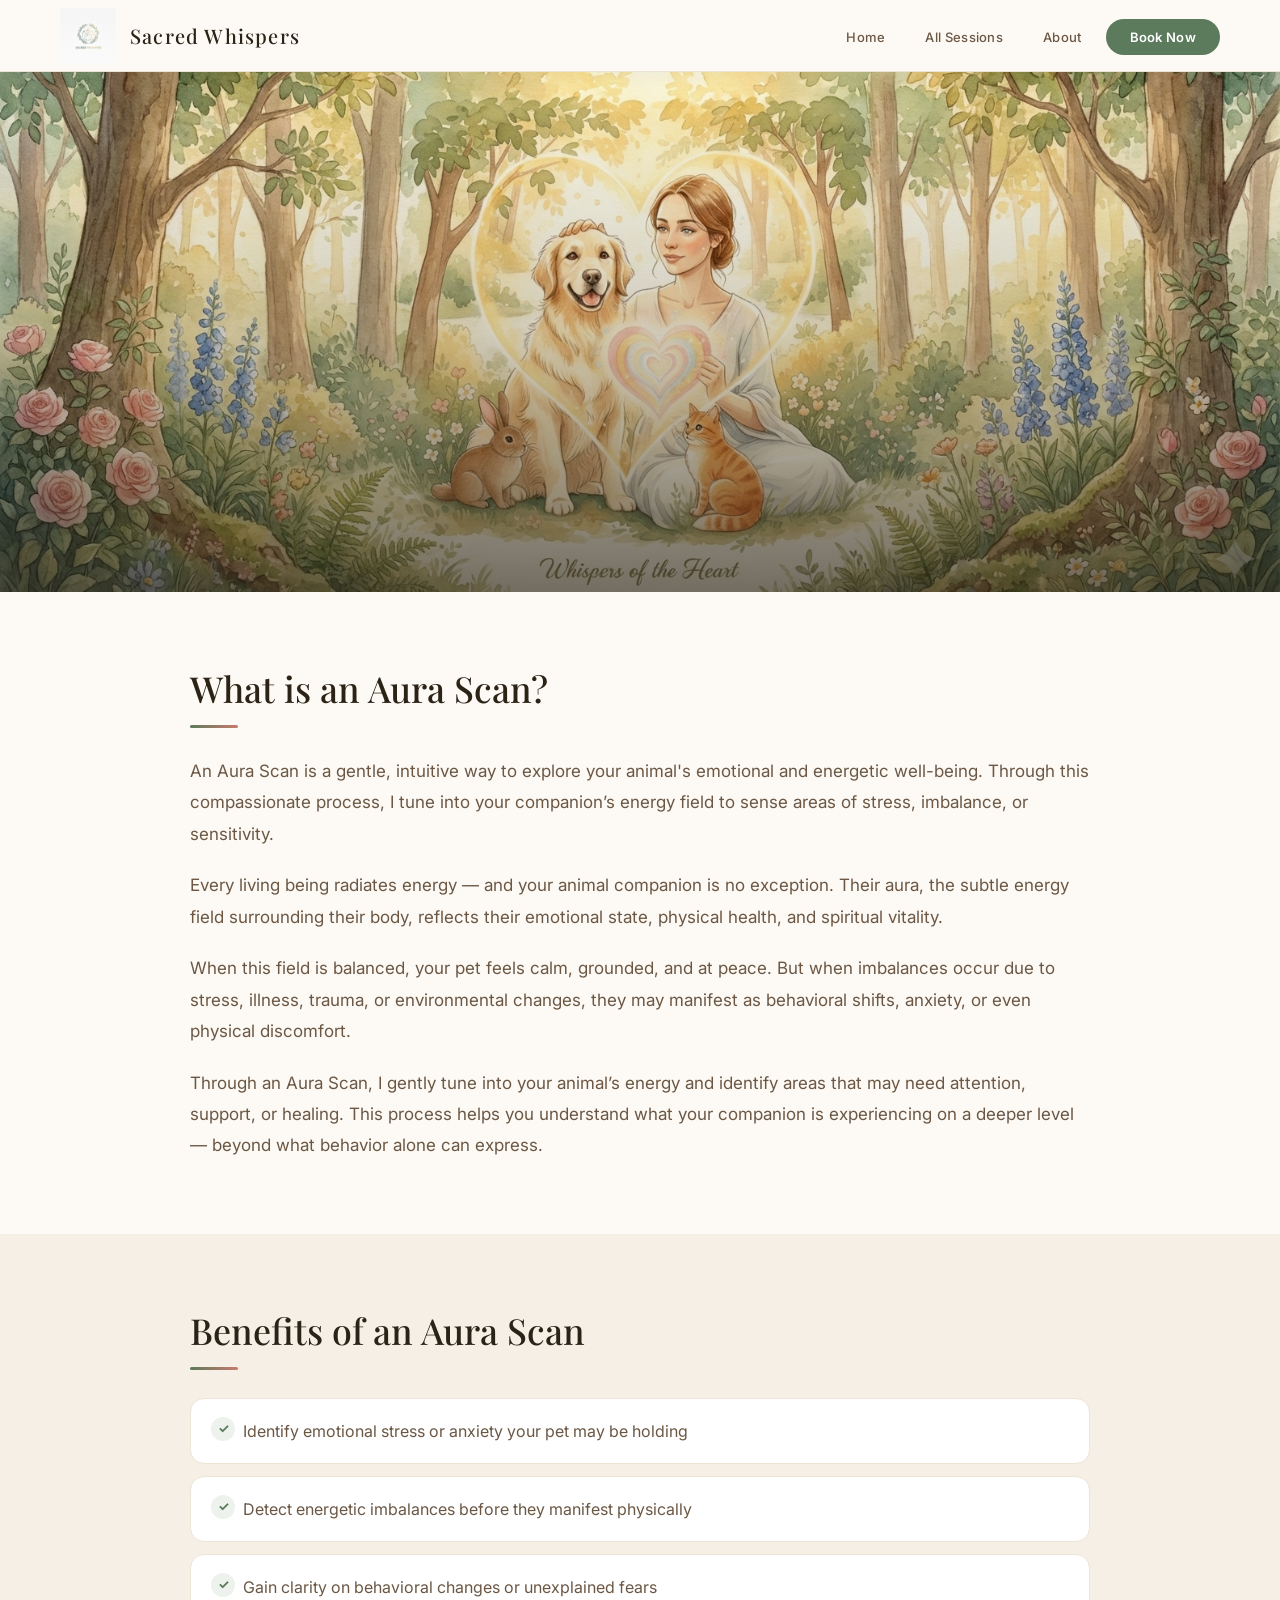
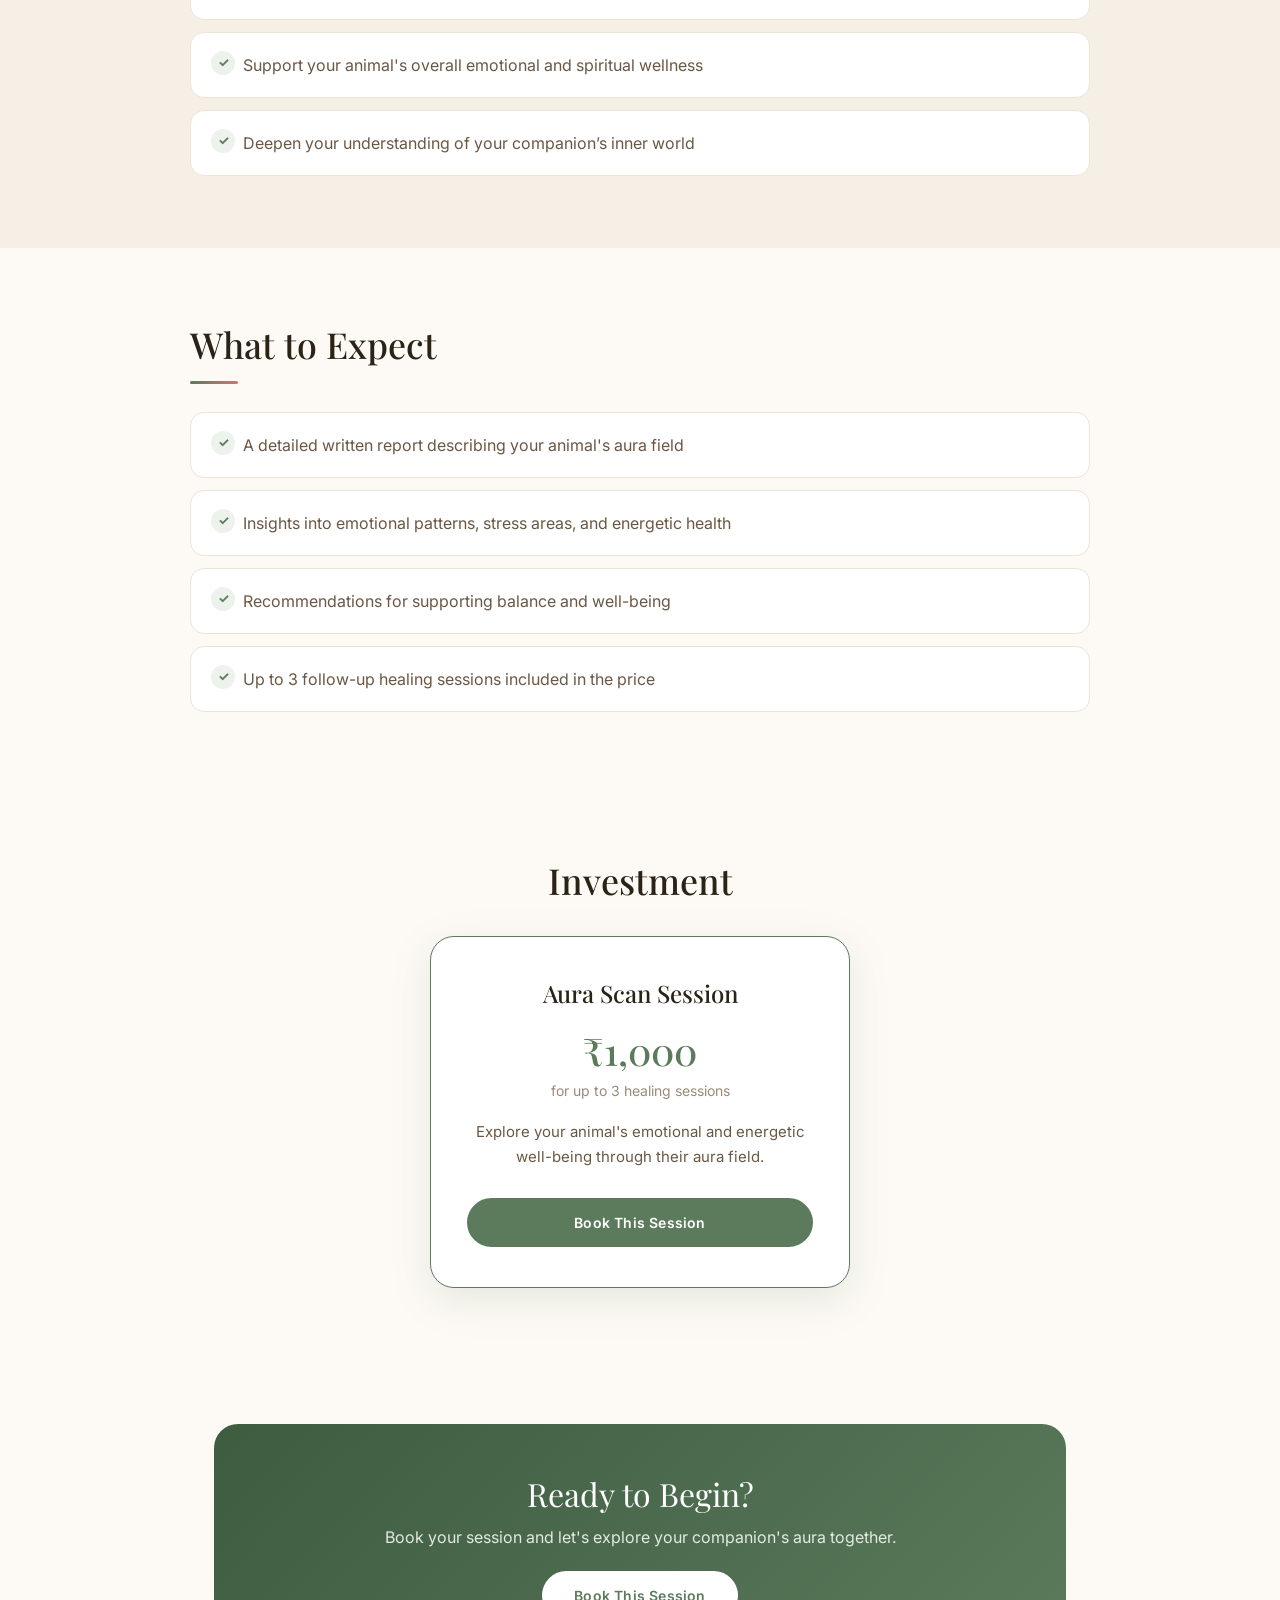
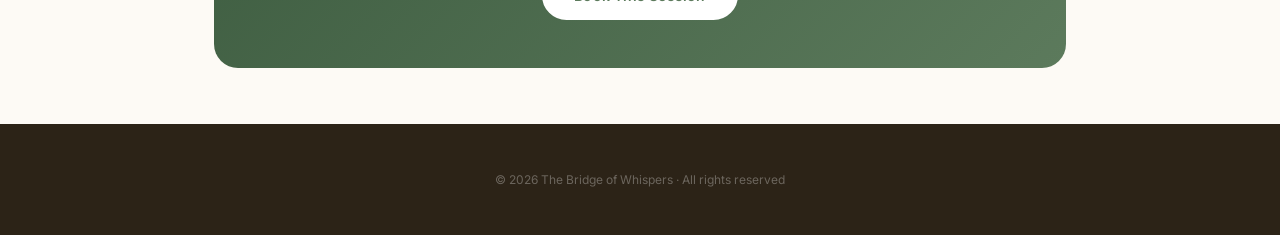
<file: old-aura_scan.html>
<!DOCTYPE html>
<html lang="en">
<head>
<meta charset="UTF-8">
<meta name="viewport" content="width=device-width, initial-scale=1.0">
<title>Aura Scan for Animals · Bridge of Whispers</title>
<link rel="preconnect" href="https://fonts.googleapis.com">
<link href="https://fonts.googleapis.com/css2?family=Playfair+Display:ital,wght@0,400;0,500;1,400;1,500&family=Inter:wght@300;400;500;600&display=swap" rel="stylesheet">
<style>
/* ─── GLOBAL RESET ─── */
*,*::before,*::after{box-sizing:border-box;margin:0;padding:0}
html{scroll-behavior:smooth;font-size:16px}
body{font-family:'Inter',system-ui,sans-serif;background:#FDFAF5;color:#2C2317;-webkit-font-smoothing:antialiased;overflow-x:hidden}
img{display:block;max-width:100%;height:auto}
a{color:inherit;text-decoration:none}
button{font-family:inherit;cursor:pointer;border:none;outline:none}
ul{list-style:none}

.nav{
  position:fixed;top:0;left:0;right:0;z-index:1000;
  display:flex;align-items:center;justify-content:space-between;
  padding:0 60px;height:72px;
  background:rgba(253,250,245,0.96);
  backdrop-filter:blur(12px);
  border-bottom:1px solid #EDE4D6;
  box-shadow:0 2px 20px rgba(44,35,23,0.08);
}
.nav-logo{display:flex;align-items:center;gap:14px;transition:opacity .2s}
.nav-logo:hover{opacity:.9}
.nav-logo img{height:56px;width:auto;min-width:56px;object-fit:contain;object-position:left center;flex-shrink:0}
.nav-logo .logo-text{font-family:'Playfair Display',serif;font-size:20px;font-weight:500;letter-spacing:1.2px;color:#2C2317;line-height:1.2}
.nav-links{display:flex;align-items:center;gap:8px}
.nav-links a{
  padding:8px 16px;font-size:13px;font-weight:500;letter-spacing:.3px;
  color:#6B5744;border-radius:6px;transition:background .2s,color .2s;
}
.nav-links a:hover{background:#F0EBE2;color:#2C2317}
.nav-cta{
  padding:10px 24px !important;
  background:#5C7A5C !important;color:#fff !important;
  border-radius:50px !important;font-weight:600 !important;
  transition:background .2s,transform .2s,box-shadow .2s !important;
}
.nav-cta:hover{background:#4A6A4A !important;transform:translateY(-1px) !important;box-shadow:0 6px 20px rgba(92,122,92,.35) !important}
.hamburger{display:none;flex-direction:column;gap:5px;cursor:pointer;padding:8px;background:none;border:none}
.hamburger span{display:block;width:22px;height:2px;background:#2C2317;border-radius:2px;transition:.3s}

.btn{
  display:inline-flex;align-items:center;gap:8px;
  padding:14px 30px;font-size:14px;font-weight:600;
  border-radius:50px;border:2px solid transparent;
  transition:all .25s;cursor:pointer;letter-spacing:.2px;
}
.btn-primary{background:#5C7A5C;color:#fff;border-color:#5C7A5C}
.btn-primary:hover{background:#4A6A4A;border-color:#4A6A4A;transform:translateY(-2px);box-shadow:0 8px 24px rgba(92,122,92,.35)}
.btn-secondary{background:transparent;color:#5C7A5C;border-color:#5C7A5C}
.btn-secondary:hover{background:#5C7A5C;color:#fff;transform:translateY(-2px)}

/* Hero: starts below fixed header, image fully visible, no crop, no stretch on scroll */
/* ─── HERO PERFECT FIT ─── */
.page-hero{
  margin-top:72px;
  position:relative;
  height:520px; /* same nice height you liked */
  display:flex;
  align-items:center;
  justify-content:center;
  overflow:hidden;
  background:transparent; /* remove cream fill */
}

.page-hero img{
  height:125%;
  width:auto;
  max-width:100%;
  object-fit:contain;
  display:block;
  margin:0 auto;
}

.page-hero::before{
  content:'';
  position:absolute;
  inset:0;
  background:linear-gradient(
    to top,
    rgba(44,35,23,.65) 0%,
    rgba(44,35,23,.2) 50%,
    transparent 100%
  );
  pointer-events:none;
}

.page-hero-inner{
  position:absolute;
  bottom:50px;
  left:50%;
  transform:translateX(-50%);
  max-width:900px;
  width:100%;
  padding:0 24px;
  text-align:center;
  z-index:2;
}

.page-hero .btn{margin:4px 6px}
.page-hero .btn-secondary{background:transparent;color:#fff;border-color:rgba(255,255,255,.8)}
.page-hero .btn-secondary:hover{background:rgba(255,255,255,.15);color:#fff;border-color:#fff}
.page-hero .btn-primary{background:#fff;color:#5C7A5C;border-color:#fff}
.page-hero .btn-primary:hover{background:rgba(255,255,255,.92);color:#4A6A4A;border-color:#fff}

/* ═══ Aura Scan content sections (designed, not plain text) ═══ */
.service-section{
  padding:72px 24px;
  background:#FDFAF5;
}
.service-section .container{
  max-width:900px;margin:0 auto;
}
.service-section h2{
  font-family:'Playfair Display',serif;font-size:clamp(26px,2.8vw,36px);
  font-weight:500;color:#2C2317;margin-bottom:28px;
  position:relative;padding-bottom:16px;
}
.service-section h2::after{
  content:'';position:absolute;bottom:0;left:0;
  width:48px;height:3px;background:linear-gradient(90deg,#5C7A5C,#C97B6E);
  border-radius:2px;
}
.service-section p{
  font-size:17px;line-height:1.85;color:#6B5744;margin-bottom:20px;
}
.service-section p:last-of-type{margin-bottom:0}
.service-section.alt-bg{background:#F5EFE6}
.feature-list{
  list-style:none;padding:0;margin:28px 0 0;
  display:grid;gap:12px;
}
.feature-list li{
  font-size:16px;line-height:1.75;color:#6B5744;
  padding:18px 20px 18px 52px;position:relative;
  background:#fff;border-radius:14px;
  border:1px solid #EDE4D6;
  transition:box-shadow .2s,border-color .2s;
}
.feature-list li:hover{
  box-shadow:0 8px 28px rgba(44,35,23,.06);
  border-color:#D4E4D4;
}
.feature-list li::before{
  content:'✓';position:absolute;left:20px;top:18px;
  width:24px;height:24px;border-radius:50%;
  background:#EDF2ED;color:#5C7A5C;
  font-weight:700;font-size:13px;
  display:flex;align-items:center;justify-content:center;
}
.pricing-section{
  padding:72px 24px;background:#FDFAF5;
}
.pricing-section .container{max-width:900px;margin:0 auto}
.pricing-section h2{
  font-family:'Playfair Display',serif;font-size:clamp(26px,2.8vw,36px);
  font-weight:500;color:#2C2317;margin-bottom:32px;
  text-align:center;
}
.pricing-grid{display:flex;justify-content:center;flex-wrap:wrap;gap:24px}
.pricing-grid.single{max-width:420px;margin:0 auto}
.pricing-card{
  background:#fff;border-radius:24px;padding:40px 36px;
  border:1px solid #EDE4D6;
  text-align:center;
  transition:transform .25s,box-shadow .25s;
  flex:1;min-width:280px;
}
.pricing-card:hover{
  transform:translateY(-4px);
  box-shadow:0 20px 50px rgba(44,35,23,.1);
}
.pricing-card.highlight{border-color:#5C7A5C;box-shadow:0 12px 40px rgba(92,122,92,.15)}
.pricing-card h3{
  font-family:'Playfair Display',serif;font-size:24px;
  font-weight:500;color:#2C2317;margin-bottom:16px;
}
.pricing-card .price{
  font-family:'Playfair Display',serif;font-size:38px;
  font-weight:500;color:#5C7A5C;margin-bottom:6px;
}
.pricing-card .price-note{
  font-size:14px;color:#9B8A7A;margin-bottom:20px;
}
.pricing-card .short-desc{
  font-size:15px;line-height:1.7;color:#6B5744;margin-bottom:28px;
}
.pricing-card .btn{width:100%;justify-content:center}
.service-wrap-cta{max-width:900px;margin:0 auto;padding:0 24px}

.service-content{background:#FDFAF5;padding:0}
.service-wrap{max-width:900px;margin:0 auto;padding:0 24px}
.content-block{padding:64px 0;border-bottom:1px solid #EDE4D6}
.content-block:last-of-type{border-bottom:none}
.content-block h2{font-family:'Playfair Display',serif;font-size:clamp(26px,2.8vw,34px);font-weight:500;color:#2C2317;margin-bottom:24px}
.content-block p{font-size:16px;line-height:1.85;color:#6B5744;margin-bottom:16px}
.content-block p:last-child{margin-bottom:0}
.content-block ul{margin:20px 0 0;padding:0;list-style:none}
.content-block ul li{font-size:16px;line-height:1.8;color:#6B5744;padding:10px 0 10px 28px;position:relative;border-bottom:1px solid #EDE4D6}
.content-block ul li:last-child{border-bottom:none}
.content-block ul li::before{content:'✓';position:absolute;left:0;color:#5C7A5C;font-weight:700;font-size:16px}
.type-cards{display:grid;grid-template-columns:1fr 1fr;gap:24px;margin-top:24px}
.type-card{background:#fff;border-radius:20px;padding:28px 24px;border:1px solid #EDE4D6;transition:box-shadow .25s}
.type-card:hover{box-shadow:0 12px 40px rgba(44,35,23,.08)}
.type-card h3{font-family:'Playfair Display',serif;font-size:22px;font-weight:500;color:#2C2317;margin-bottom:6px}
.type-card .type-badge{display:inline-block;font-size:10px;font-weight:700;letter-spacing:1.2px;text-transform:uppercase;color:#5C7A5C;margin-bottom:10px}
.type-card .type-price{font-family:'Playfair Display',serif;font-size:20px;font-weight:500;color:#5C7A5C;margin-bottom:14px}
.type-card .type-price small{font-size:13px;font-weight:400;color:#9B8A7A;font-family:'Inter',sans-serif}
.type-card p{font-size:15px;line-height:1.75;color:#6B5744;margin-bottom:16px}
.type-card ul{margin:0;padding:0;list-style:none}
.type-card ul li{font-size:14px;line-height:1.7;color:#6B5744;padding:8px 0 8px 22px;position:relative;border-bottom:1px solid #F5EFE6}
.type-card ul li:last-child{border-bottom:none}
.type-card ul li::before{content:'✓';position:absolute;left:0;color:#5C7A5C;font-weight:700;font-size:14px}

.cta-box{
  background:linear-gradient(135deg, #3D5C40 0%, #5C7A5C 100%);
  border-radius:24px;padding:48px 40px;text-align:center;margin:64px 0 56px;
}
.cta-box h3{
  font-family:'Playfair Display',serif;font-size:clamp(26px,2.5vw,32px);
  font-weight:400;color:#fff;margin-bottom:12px;
}
.cta-box p{font-size:16px;color:rgba(255,255,255,.85);margin-bottom:24px}
.cta-box .btn-primary{background:#fff;color:#5C7A5C;border-color:#fff}
.cta-box .btn-primary:hover{background:rgba(255,255,255,.9)}

footer{background:#2C2317;padding:48px 60px;text-align:center}
footer p{font-size:12px;color:rgba(255,255,255,.3)}

@media(max-width:900px){
  .nav{padding:0 24px}
  .nav-links{display:none}
  .hamburger{display:flex}
  .page-hero{min-height:38vh;height:auto;padding:24px 20px 36px}
  .page-hero img{height:auto;max-height:50vh}
  .service-section,.pricing-section{padding:48px 20px}
  .service-wrap-cta{padding:0 20px}
  .type-cards{grid-template-columns:1fr}
  .content-block{padding:48px 0}
  .service-wrap{padding:0 20px}
  footer{padding:36px 24px}
}
.nav-links.mobile-open{
  display:flex;flex-direction:column;position:fixed;
  top:72px;left:0;right:0;bottom:0;
  background:rgba(253,250,245,0.97);backdrop-filter:blur(16px);
  align-items:center;justify-content:center;gap:28px;z-index:999;
}
.nav-links.mobile-open a{font-size:20px;padding:10px 20px}
</style>
</head>
<body>

<nav class="nav" id="nav">
  <a href="index.html" class="nav-logo">
    <img src="assets/logo.png" alt="Bridge of Whispers logo">
    <span class="logo-text">Sacred Whispers</span>
  </a>
  <ul class="nav-links" id="navLinks">
    <li><a href="index.html">Home</a></li>
    <li><a href="index.html#sessions">All Sessions</a></li>
    <li><a href="index.html#about">About</a></li>
    <li><a href="index.html?service=aura-scan#book" class="nav-cta">Book Now</a></li>
  </ul>
  <button class="hamburger" id="menuBtn" aria-label="Open menu">
    <span></span><span></span><span></span>
  </button>
</nav>

<section class="page-hero" aria-label="Aura Scan for Animals">

  <img src="assets/imageaurascanheader.png" 
       alt="Aura Scan for Animals — explore your companion's energy field">

  <!-- <div class="page-hero-inner">
    <h1>Aura Scan</h1>
    <p class="page-hero-desc">
      Hear what your animal companions are thinking and feeling. Choose the format that suits you best — a detailed written report (Offline) or a live conversation (Online).
    </p>
    <a href="index.html#sessions" class="btn btn-secondary">← Back to All Offerings</a>
    <a href="index.html?service=aura-scan#book" class="btn btn-primary">Book This Session</a>
  </div> -->

</section>

<!-- SERVICE CONTENT -->
<section class="service-section">

  <div class="container">

    <h2>What is an Aura Scan?</h2>

    <p>
      An Aura Scan is a gentle, intuitive way to explore your animal's emotional and energetic well-being. 
      Through this compassionate process, I tune into your companion’s energy field to sense areas of stress, imbalance, or sensitivity.
    </p>

    <p>
      Every living being radiates energy — and your animal companion is no exception. 
      Their aura, the subtle energy field surrounding their body, reflects their emotional state, physical health, and spiritual vitality.
    </p>

    <p>
      When this field is balanced, your pet feels calm, grounded, and at peace. 
      But when imbalances occur due to stress, illness, trauma, or environmental changes, 
      they may manifest as behavioral shifts, anxiety, or even physical discomfort.
    </p>

    <p>
      Through an Aura Scan, I gently tune into your animal’s energy and identify areas that may need attention, support, or healing. 
      This process helps you understand what your companion is experiencing on a deeper level — beyond what behavior alone can express.
    </p>

  </div>

</section>


<!-- BENEFITS SECTION -->
<section class="service-section alt-bg">

  <div class="container">

    <h2>Benefits of an Aura Scan</h2>

    <ul class="feature-list">
      <li>Identify emotional stress or anxiety your pet may be holding</li>
      <li>Detect energetic imbalances before they manifest physically</li>
      <li>Gain clarity on behavioral changes or unexplained fears</li>
      <li>Support your animal's overall emotional and spiritual wellness</li>
      <li>Deepen your understanding of your companion’s inner world</li>
    </ul>

  </div>

</section>


<!-- WHAT TO EXPECT -->
<section class="service-section">

  <div class="container">

    <h2>What to Expect</h2>

    <ul class="feature-list">
      <li>A detailed written report describing your animal's aura field</li>
      <li>Insights into emotional patterns, stress areas, and energetic health</li>
      <li>Recommendations for supporting balance and well-being</li>
      <li>Up to 3 follow-up healing sessions included in the price</li>
    </ul>

  </div>

</section>


<!-- PRICING SECTION -->
<section class="pricing-section">

  <div class="container">

    <h2>Investment</h2>

    <div class="pricing-grid single">

      <div class="pricing-card highlight">
        <h3>Aura Scan Session</h3>
        <div class="price">₹1,000</div>
        <p class="price-note">for up to 3 healing sessions</p>
        <p class="short-desc">
          Explore your animal's emotional and energetic well-being through their aura field.
        </p>
        <a href="index.html?service=aura-scan#book" class="btn btn-primary">Book This Session</a>
      </div>

    </div>

  </div>

</section>

    <div class="service-wrap-cta">
      <div class="cta-box">
        <h3>Ready to Begin?</h3>
        <p>Book your session and let's explore your companion's aura together.</p>
        <a href="index.html?service=aura-scan#book" class="btn btn-primary">Book This Session</a>
      </div>
    </div>

<footer>
  <p>© 2026 The Bridge of Whispers · All rights reserved</p>
</footer>

<script>
(function(){
  var menuBtn = document.getElementById('menuBtn');
  var navLinks = document.getElementById('navLinks');
  if (menuBtn && navLinks) {
    menuBtn.addEventListener('click', function(){
      var open = navLinks.classList.toggle('mobile-open');
      document.body.style.overflow = open ? 'hidden' : '';
      menuBtn.children[0].style.transform = open ? 'rotate(45deg) translate(5px,5px)' : '';
      menuBtn.children[1].style.opacity = open ? '0' : '1';
      menuBtn.children[2].style.transform = open ? 'rotate(-45deg) translate(5px,-5px)' : '';
    });
    navLinks.querySelectorAll('a').forEach(function(a){
      a.addEventListener('click', function(){
        navLinks.classList.remove('mobile-open');
        document.body.style.overflow = '';
        if (menuBtn.children[0]) menuBtn.children[0].style.transform = '';
        if (menuBtn.children[1]) menuBtn.children[1].style.opacity = '1';
        if (menuBtn.children[2]) menuBtn.children[2].style.transform = '';
      });
    });
  }
})();
</script>
</body>
</html>
</file>
